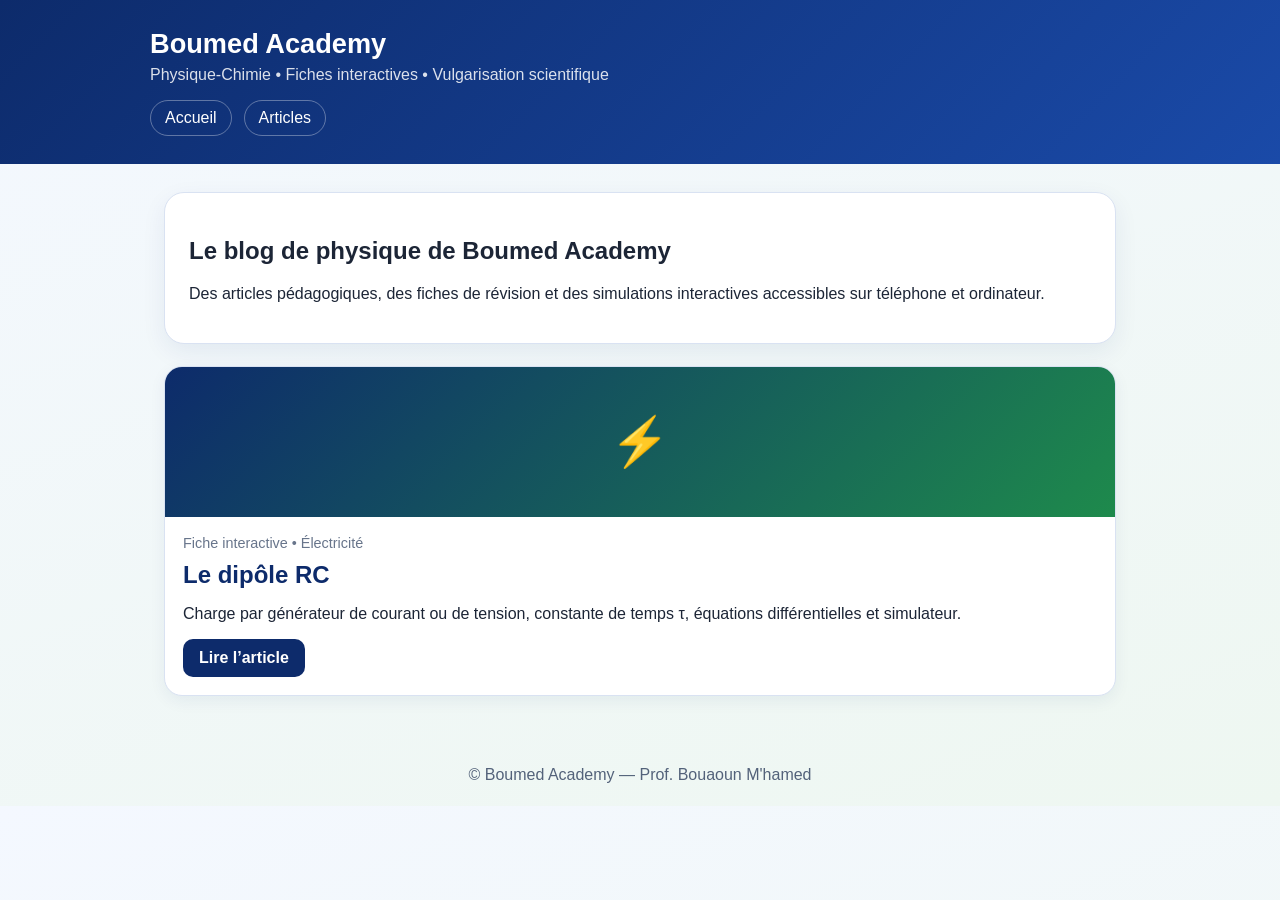
<file: index.html>
<!doctype html>
<html lang="fr">
<head>
<meta charset="utf-8">
<meta name="viewport" content="width=device-width,initial-scale=1">
<title>Boumed Academy — Blog de physique</title>
<meta name="description" content="Cours, fiches interactives et articles de physique-chimie par le professeur Bouaoun M'hamed.">
<link rel="stylesheet" href="assets/style.css">
</head>
<body>
<header class="site-header">
  <div class="wrap">
    <div class="brand">Boumed Academy</div>
    <div class="tagline">Physique-Chimie • Fiches interactives • Vulgarisation scientifique</div>
    <nav class="nav">
      <a href="./">Accueil</a>
      <a href="blog/">Articles</a>
    </nav>
  </div>
</header>
<main class="wrap">
  <section class="hero">
    <h1>Le blog de physique de Boumed Academy</h1>
    <p>Des articles pédagogiques, des fiches de révision et des simulations interactives accessibles sur téléphone et ordinateur.</p>
  </section>
  <section class="grid">
    <article class="card">
      <div class="card-top">⚡</div>
      <div class="card-body">
        <div class="meta">Fiche interactive • Électricité</div>
        <h2>Le dipôle RC</h2>
        <p>Charge par générateur de courant ou de tension, constante de temps τ, équations différentielles et simulateur.</p>
        <a class="btn" href="blog/dipole-rc/">Lire l’article</a>
      </div>
    </article>
  </section>
</main>
<footer>© Boumed Academy — Prof. Bouaoun M'hamed</footer>
</body>
</html>
</file>
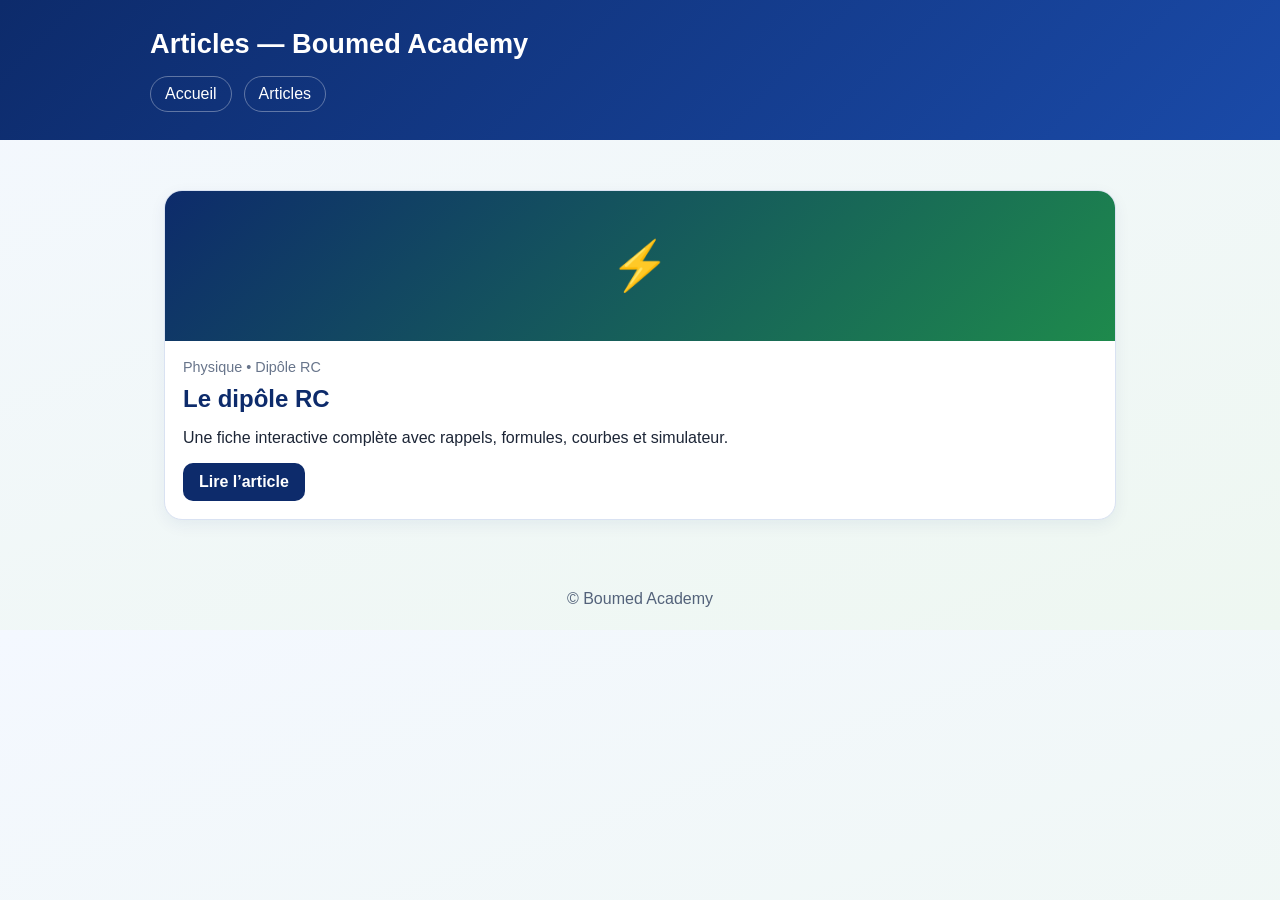
<file: blog/index.html>
<!doctype html>
<html lang="fr">
<head>
<meta charset="utf-8">
<meta name="viewport" content="width=device-width,initial-scale=1">
<title>Articles — Boumed Academy</title>
<link rel="stylesheet" href="../assets/style.css">
</head>
<body>
<header class="site-header"><div class="wrap">
<div class="brand">Articles — Boumed Academy</div>
<nav class="nav"><a href="../">Accueil</a><a href="./">Articles</a></nav>
</div></header>
<main class="wrap">
<section class="grid">
<article class="card">
<div class="card-top">⚡</div>
<div class="card-body">
<div class="meta">Physique • Dipôle RC</div>
<h2>Le dipôle RC</h2>
<p>Une fiche interactive complète avec rappels, formules, courbes et simulateur.</p>
<a class="btn" href="dipole-rc/">Lire l’article</a>
</div>
</article>
</section>
</main>
<footer>© Boumed Academy</footer>
</body>
</html>
</file>
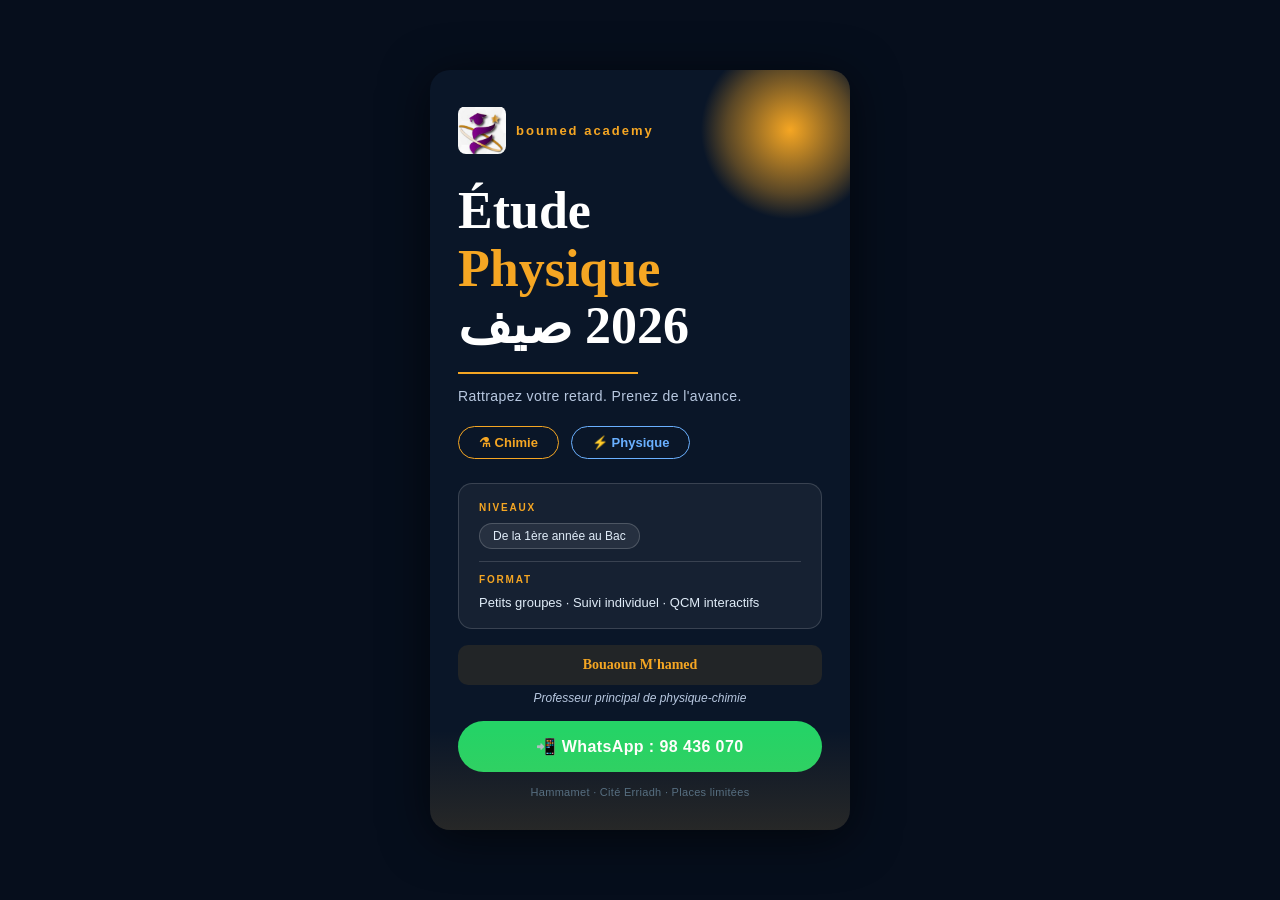
<file: affiche_cours_ete_boumed (1).html>
<!DOCTYPE html>
<html lang="fr">
<head>
<meta charset="UTF-8">
<meta name="viewport" content="width=device-width, initial-scale=1.0">
<title>Cours d'été 2025 — Boumed Academy</title>
<style>
  * { margin: 0; padding: 0; box-sizing: border-box; }
  body {
    background: #060e1c;
    display: flex;
    justify-content: center;
    align-items: center;
    min-height: 100vh;
    font-family: Arial, sans-serif;
    padding: 20px;
  }
  .poster {
    background: #0a1628;
    border-radius: 20px;
    width: 100%;
    max-width: 420px;
    padding: 36px 28px 32px;
    position: relative;
    overflow: hidden;
    box-shadow: 0 8px 48px rgba(0,0,0,0.6);
  }
  .sun {
    position: absolute;
    top: -30px;
    right: -30px;
    width: 180px;
    height: 180px;
    border-radius: 50%;
    background: radial-gradient(circle, #F5A623 0%, #F5A62355 50%, transparent 70%);
    pointer-events: none;
  }
  .wave {
    position: absolute;
    bottom: 0; left: 0; right: 0;
    height: 100px;
    background: linear-gradient(to top, rgba(245,166,35,0.12), transparent);
    pointer-events: none;
  }
  .brand-badge {
    display: inline-block;
    background: rgba(245,166,35,0.18);
    color: #F5A623;
    font-size: 11px;
    font-weight: 700;
    letter-spacing: 2px;
    padding: 6px 18px;
    border-radius: 20px;
    margin-bottom: 28px;
  }
  .headline {
    font-family: Georgia, serif;
    line-height: 1.1;
    margin-bottom: 10px;
  }
  .headline .line1 { font-size: 52px; color: #fff; font-weight: 700; display: block; }
  .headline .line2 { font-size: 52px; color: #F5A623; font-weight: 700; display: block; }
  .headline .line3 { font-size: 52px; color: #fff; font-weight: 700; display: block; }
  .divider {
    width: 180px;
    height: 2px;
    background: #F5A623;
    margin: 18px 0 14px;
  }
  .tagline {
    color: #B8C8E0;
    font-size: 14px;
    letter-spacing: 0.4px;
    margin-bottom: 22px;
  }
  .subjects {
    display: flex;
    gap: 12px;
    margin-bottom: 24px;
  }
  .badge-subject {
    padding: 8px 20px;
    border-radius: 20px;
    font-size: 13px;
    font-weight: 700;
  }
  .badge-chimie {
    border: 1.5px solid #F5A623;
    color: #F5A623;
    background: transparent;
  }
  .badge-physique {
    border: 1.5px solid #6AB0FF;
    color: #6AB0FF;
    background: transparent;
  }
  .info-block {
    background: rgba(255,255,255,0.05);
    border: 0.5px solid rgba(255,255,255,0.15);
    border-radius: 14px;
    padding: 18px 20px;
    margin-bottom: 16px;
  }
  .info-label {
    font-size: 10px;
    font-weight: 700;
    letter-spacing: 1.8px;
    color: #F5A623;
    margin-bottom: 10px;
  }
  .niveaux-grid {
    display: flex;
    flex-wrap: wrap;
    gap: 8px;
    margin-bottom: 4px;
  }
  .niveau-pill {
    background: rgba(255,255,255,0.07);
    border: 0.5px solid rgba(255,255,255,0.18);
    color: #E0ECF8;
    font-size: 12px;
    padding: 5px 13px;
    border-radius: 14px;
  }
  .info-divider {
    height: 0.5px;
    background: rgba(255,255,255,0.15);
    margin: 12px 0;
  }
  .format-row {
    font-size: 13px;
    color: #E0ECF8;
  }
  .prof-block {
    background: rgba(245,166,35,0.1);
    border-radius: 10px;
    padding: 12px 18px;
    margin-bottom: 6px;
    text-align: center;
    color: #F5A623;
    font-family: Georgia, serif;
    font-size: 14px;
    font-weight: 700;
  }
  .prof-sub {
    text-align: center;
    color: #B8C8E0;
    font-size: 12px;
    margin-bottom: 16px;
    font-style: italic;
  }
  .whatsapp-btn {
    display: block;
    background: #25D366;
    color: #fff;
    text-align: center;
    text-decoration: none;
    padding: 16px;
    border-radius: 30px;
    font-size: 16px;
    font-weight: 700;
    letter-spacing: 0.4px;
    margin-bottom: 14px;
  }
  .bottom-note {
    text-align: center;
    color: #4A6A88;
    font-size: 11px;
    letter-spacing: 0.3px;
  }
</style>
</head>
<body>
<div class="poster">
  <div class="sun"></div>
  <div class="wave"></div>

  <div style="display:flex; align-items:center; gap:10px; margin-bottom:28px;">
    <img src="[data-uri]" alt="Boumed Academy logo" style="width:48px; height:48px; object-fit:contain; border-radius:8px; background:transparent;"/>
    <span style="color:#F5A623; font-size:13px; font-weight:700; letter-spacing:2px;">boumed academy</span>
  </div>

  <div class="headline">
    <span class="line1">Étude</span>
    <span class="line2">Physique</span>
    <span class="line3"><span style="direction:rtl; display:inline-block;">صيف</span> 2026</span>
  </div>

  <div class="divider"></div>
  <p class="tagline">Rattrapez votre retard. Prenez de l'avance.</p>

  <div class="subjects">
    <span class="badge-subject badge-chimie">⚗ Chimie</span>
    <span class="badge-subject badge-physique">⚡ Physique</span>
  </div>

  <div class="info-block">
    <div class="info-label">NIVEAUX</div>
    <div class="niveaux-grid">
      <span class="niveau-pill">De la 1ère année au Bac</span>
    </div>
    <div class="info-divider"></div>
    <div class="info-label">FORMAT</div>
    <div class="format-row">Petits groupes · Suivi individuel · QCM interactifs</div>
  </div>

  <div class="prof-block">Bouaoun M'hamed</div>
  <p class="prof-sub">Professeur principal de physique-chimie</p>

  <a class="whatsapp-btn" href="https://wa.me/21698436070">
    📲 WhatsApp : 98 436 070
  </a>

  <p class="bottom-note">Hammamet · Cité Erriadh · Places limitées</p>
</div>
</body>
</html>
</file>
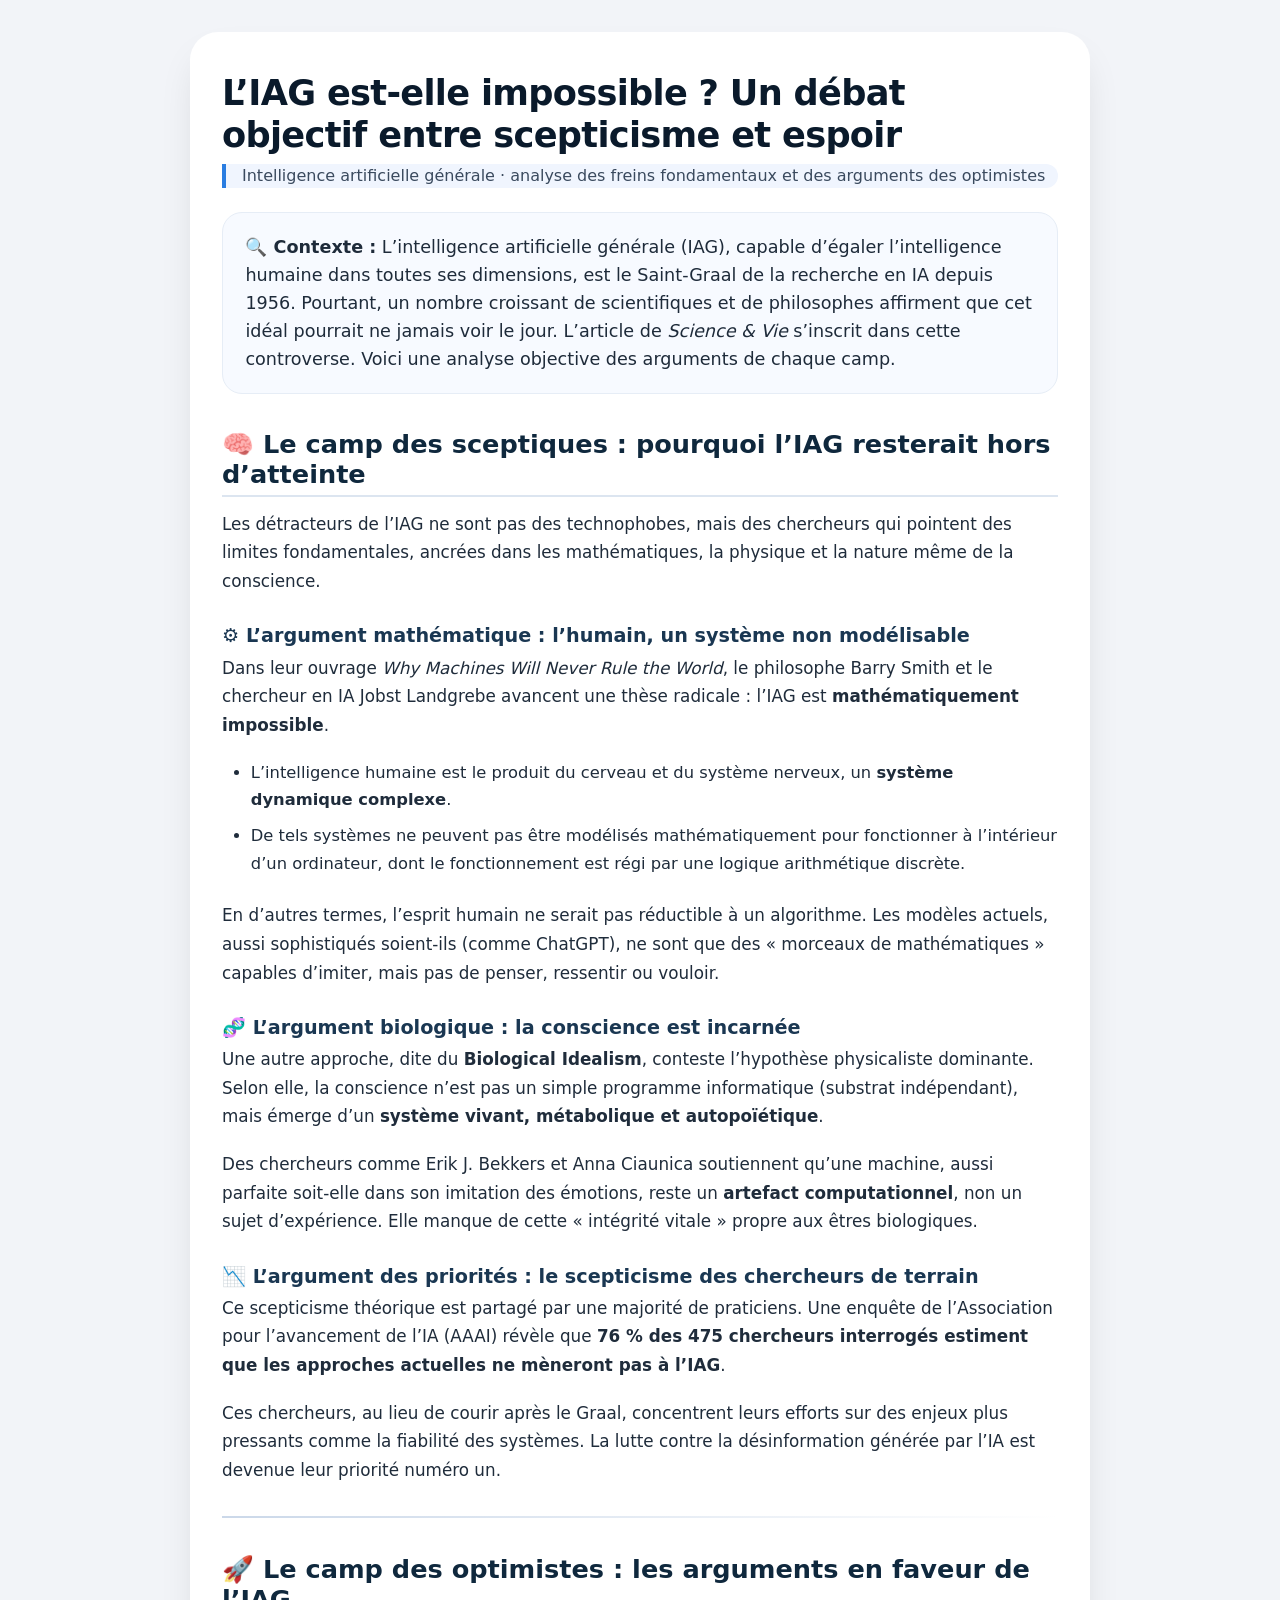
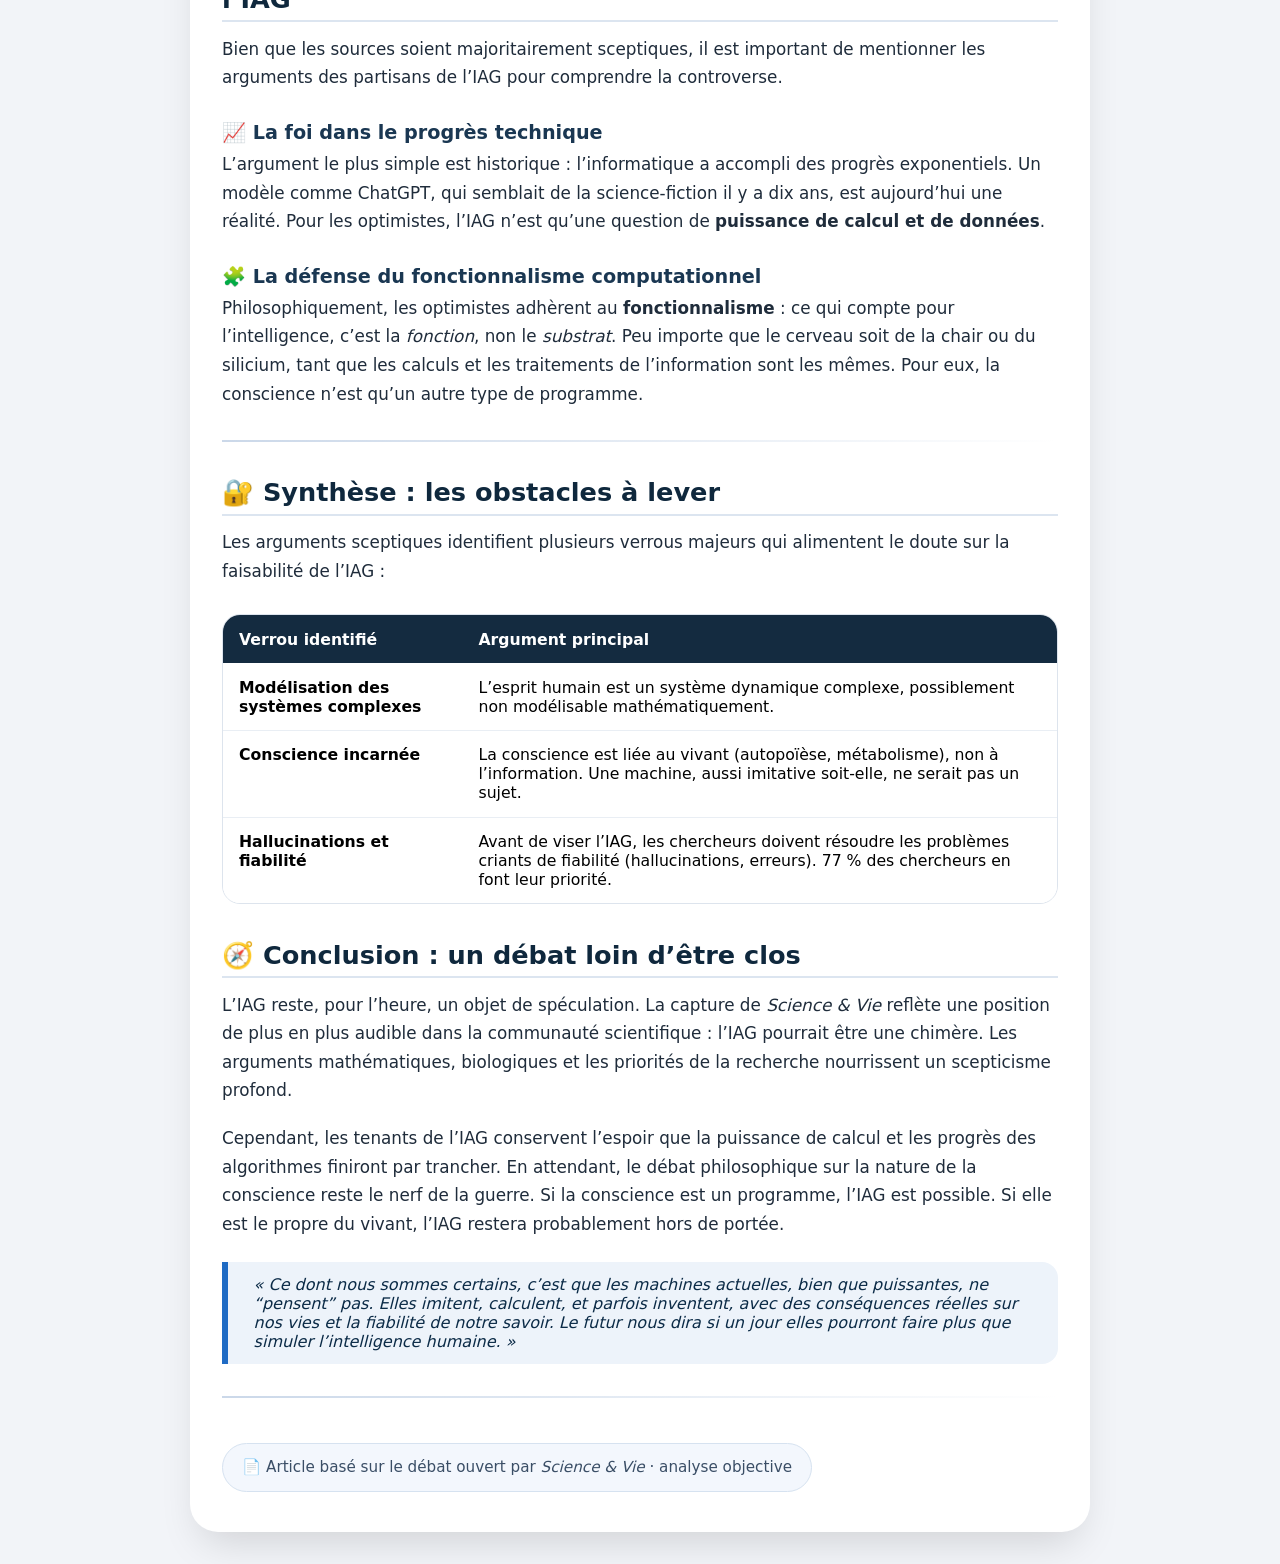
<file: lumiere.HTML>
<!DOCTYPE html>
<html lang="fr">
<head>
  <meta charset="UTF-8">
  <meta name="viewport" content="width=device-width, initial-scale=1.0">
  <title>IAG : débat entre sceptiques et optimistes</title>
  <style>
    * {
      margin: 0;
      padding: 0;
      box-sizing: border-box;
    }

    body {
      background: #f2f4f8;
      font-family: 'Segoe UI', Roboto, system-ui, -apple-system, sans-serif;
      padding: 2rem 1rem;
      display: flex;
      justify-content: center;
    }

    .article-container {
      max-width: 900px;
      background: white;
      border-radius: 28px;
      box-shadow: 0 20px 40px -12px rgba(0, 0, 0, 0.15);
      padding: 2.5rem 2rem;
      transition: 0.2s;
    }

    /* typographie */
    h1 {
      font-size: 2.2rem;
      font-weight: 700;
      letter-spacing: -0.02em;
      line-height: 1.2;
      color: #0a1a2b;
      margin-bottom: 0.25rem;
    }

    .sous-titre {
      font-size: 1rem;
      color: #3a4a5e;
      border-left: 4px solid #2a7de1;
      padding-left: 1rem;
      margin: 0.5rem 0 1.5rem 0;
      background: #f0f5fe;
      border-radius: 0 12px 12px 0;
      line-height: 1.5;
      font-weight: 400;
    }

    .chapo {
      font-size: 1.1rem;
      line-height: 1.6;
      color: #1e2b3a;
      background: #f7faff;
      padding: 1.2rem 1.4rem;
      border-radius: 20px;
      margin-bottom: 2rem;
      border: 1px solid #e6edf6;
      font-weight: 450;
    }

    h2 {
      font-size: 1.6rem;
      font-weight: 600;
      margin-top: 2.2rem;
      margin-bottom: 0.8rem;
      color: #0f283d;
      border-bottom: 2px solid #dce5f0;
      padding-bottom: 0.4rem;
    }

    h3 {
      font-size: 1.2rem;
      font-weight: 600;
      margin: 1.8rem 0 0.4rem 0;
      color: #1a3752;
    }

    p {
      font-size: 1.05rem;
      line-height: 1.7;
      color: #1f2c3b;
      margin-bottom: 1.2rem;
    }

    ul, ol {
      margin: 0.8rem 0 1.5rem 1.8rem;
      font-size: 1.02rem;
      line-height: 1.7;
      color: #1f2c3b;
    }

    li {
      margin-bottom: 0.5rem;
    }

    blockquote {
      background: #edf3fa;
      border-left: 6px solid #1f6bc4;
      padding: 0.8rem 1.6rem;
      margin: 1.5rem 0;
      border-radius: 0 16px 16px 0;
      font-style: italic;
      color: #0b2b47;
    }

    .table-wrap {
      overflow-x: auto;
      margin: 1.8rem 0 2rem 0;
      border-radius: 18px;
      border: 1px solid #dde4ed;
    }

    table {
      width: 100%;
      border-collapse: collapse;
      background: white;
      font-size: 0.98rem;
    }

    th {
      background: #142b40;
      color: white;
      font-weight: 600;
      padding: 0.9rem 1rem;
      text-align: left;
    }

    td {
      padding: 0.9rem 1rem;
      border-bottom: 1px solid #e9eef4;
      vertical-align: top;
    }

    tr:last-child td {
      border-bottom: none;
    }

    .badge {
      background: #eef3fa;
      padding: 0.2rem 0.6rem;
      border-radius: 30px;
      font-size: 0.75rem;
      font-weight: 600;
      color: #1f4f7a;
      letter-spacing: 0.3px;
    }

    hr {
      margin: 2rem 0 1rem 0;
      border: 0;
      height: 2px;
      background: linear-gradient(to right, #cbd8e9, transparent);
    }

    .footer-note {
      margin-top: 1.8rem;
      font-size: 0.95rem;
      color: #3a4e66;
      background: #f3f7fd;
      padding: 0.9rem 1.2rem;
      border-radius: 30px;
      display: inline-block;
      border: 1px solid #d6e2f0;
    }

    @media (max-width: 600px) {
      body { padding: 1rem 0.5rem; }
      .article-container { padding: 1.5rem 1rem; }
      h1 { font-size: 1.8rem; }
      .chapo { font-size: 1rem; padding: 1rem; }
      p { font-size: 1rem; }
    }
  </style>
</head>
<body>
  <div class="article-container">
    <h1>L’IAG est-elle impossible ? Un débat objectif entre scepticisme et espoir</h1>
    <div class="sous-titre">
      Intelligence artificielle générale · analyse des freins fondamentaux et des arguments des optimistes
    </div>

    <div class="chapo">
      <strong>🔍 Contexte :</strong> L’intelligence artificielle générale (IAG), capable d’égaler l’intelligence humaine dans toutes ses dimensions, est le Saint-Graal de la recherche en IA depuis 1956. Pourtant, un nombre croissant de scientifiques et de philosophes affirment que cet idéal pourrait ne jamais voir le jour. L’article de <em>Science & Vie</em> s’inscrit dans cette controverse. Voici une analyse objective des arguments de chaque camp.
    </div>

    <!-- SECTION 1 : SCEPTIQUES -->
    <h2>🧠 Le camp des sceptiques : pourquoi l’IAG resterait hors d’atteinte</h2>
    <p>Les détracteurs de l’IAG ne sont pas des technophobes, mais des chercheurs qui pointent des limites fondamentales, ancrées dans les mathématiques, la physique et la nature même de la conscience.</p>

    <h3>⚙️ L’argument mathématique : l’humain, un système non modélisable</h3>
    <p>Dans leur ouvrage <em>Why Machines Will Never Rule the World</em>, le philosophe Barry Smith et le chercheur en IA Jobst Landgrebe avancent une thèse radicale : l’IAG est <strong>mathématiquement impossible</strong>.</p>
    <ul>
      <li>L’intelligence humaine est le produit du cerveau et du système nerveux, un <strong>système dynamique complexe</strong>.</li>
      <li>De tels systèmes ne peuvent pas être modélisés mathématiquement pour fonctionner à l’intérieur d’un ordinateur, dont le fonctionnement est régi par une logique arithmétique discrète.</li>
    </ul>
    <p>En d’autres termes, l’esprit humain ne serait pas réductible à un algorithme. Les modèles actuels, aussi sophistiqués soient-ils (comme ChatGPT), ne sont que des « morceaux de mathématiques » capables d’imiter, mais pas de penser, ressentir ou vouloir.</p>

    <h3>🧬 L’argument biologique : la conscience est incarnée</h3>
    <p>Une autre approche, dite du <strong>Biological Idealism</strong>, conteste l’hypothèse physicaliste dominante. Selon elle, la conscience n’est pas un simple programme informatique (substrat indépendant), mais émerge d’un <strong>système vivant, métabolique et autopoïétique</strong>.</p>
    <p>Des chercheurs comme Erik J. Bekkers et Anna Ciaunica soutiennent qu’une machine, aussi parfaite soit-elle dans son imitation des émotions, reste un <strong>artefact computationnel</strong>, non un sujet d’expérience. Elle manque de cette « intégrité vitale » propre aux êtres biologiques.</p>

    <h3>📉 L’argument des priorités : le scepticisme des chercheurs de terrain</h3>
    <p>Ce scepticisme théorique est partagé par une majorité de praticiens. Une enquête de l’Association pour l’avancement de l’IA (AAAI) révèle que <strong>76 % des 475 chercheurs interrogés estiment que les approches actuelles ne mèneront pas à l’IAG</strong>.</p>
    <p>Ces chercheurs, au lieu de courir après le Graal, concentrent leurs efforts sur des enjeux plus pressants comme la fiabilité des systèmes. La lutte contre la désinformation générée par l’IA est devenue leur priorité numéro un.</p>

    <hr>

    <!-- SECTION 2 : OPTIMISTES -->
    <h2>🚀 Le camp des optimistes : les arguments en faveur de l’IAG</h2>
    <p>Bien que les sources soient majoritairement sceptiques, il est important de mentionner les arguments des partisans de l’IAG pour comprendre la controverse.</p>

    <h3>📈 La foi dans le progrès technique</h3>
    <p>L’argument le plus simple est historique : l’informatique a accompli des progrès exponentiels. Un modèle comme ChatGPT, qui semblait de la science-fiction il y a dix ans, est aujourd’hui une réalité. Pour les optimistes, l’IAG n’est qu’une question de <strong>puissance de calcul et de données</strong>.</p>

    <h3>🧩 La défense du fonctionnalisme computationnel</h3>
    <p>Philosophiquement, les optimistes adhèrent au <strong>fonctionnalisme</strong> : ce qui compte pour l’intelligence, c’est la <em>fonction</em>, non le <em>substrat</em>. Peu importe que le cerveau soit de la chair ou du silicium, tant que les calculs et les traitements de l’information sont les mêmes. Pour eux, la conscience n’est qu’un autre type de programme.</p>

    <hr>

    <!-- SYNTHESE TABLEAU -->
    <h2>🔐 Synthèse : les obstacles à lever</h2>
    <p>Les arguments sceptiques identifient plusieurs verrous majeurs qui alimentent le doute sur la faisabilité de l’IAG :</p>

    <div class="table-wrap">
      <table>
        <thead>
          <tr><th>Verrou identifié</th><th>Argument principal</th></tr>
        </thead>
        <tbody>
          <tr>
            <td><strong>Modélisation des systèmes complexes</strong></td>
            <td>L’esprit humain est un système dynamique complexe, possiblement non modélisable mathématiquement.</td>
          </tr>
          <tr>
            <td><strong>Conscience incarnée</strong></td>
            <td>La conscience est liée au vivant (autopoïèse, métabolisme), non à l’information. Une machine, aussi imitative soit-elle, ne serait pas un sujet.</td>
          </tr>
          <tr>
            <td><strong>Hallucinations et fiabilité</strong></td>
            <td>Avant de viser l’IAG, les chercheurs doivent résoudre les problèmes criants de fiabilité (hallucinations, erreurs). 77 % des chercheurs en font leur priorité.</td>
          </tr>
        </tbody>
      </table>
    </div>

    <!-- CONCLUSION -->
    <h2>🧭 Conclusion : un débat loin d’être clos</h2>
    <p>L’IAG reste, pour l’heure, un objet de spéculation. La capture de <em>Science & Vie</em> reflète une position de plus en plus audible dans la communauté scientifique : l’IAG pourrait être une chimère. Les arguments mathématiques, biologiques et les priorités de la recherche nourrissent un scepticisme profond.</p>
    <p>Cependant, les tenants de l’IAG conservent l’espoir que la puissance de calcul et les progrès des algorithmes finiront par trancher. En attendant, le débat philosophique sur la nature de la conscience reste le nerf de la guerre. Si la conscience est un programme, l’IAG est possible. Si elle est le propre du vivant, l’IAG restera probablement hors de portée.</p>
    <blockquote>
      « Ce dont nous sommes certains, c’est que les machines actuelles, bien que puissantes, ne “pensent” pas. Elles imitent, calculent, et parfois inventent, avec des conséquences réelles sur nos vies et la fiabilité de notre savoir. Le futur nous dira si un jour elles pourront faire plus que simuler l’intelligence humaine. »
    </blockquote>

    <hr>
    <div class="footer-note">
      📄 Article basé sur le débat ouvert par <em>Science & Vie</em> · analyse objective
    </div>
  </div>
</body>
</html>
</file>
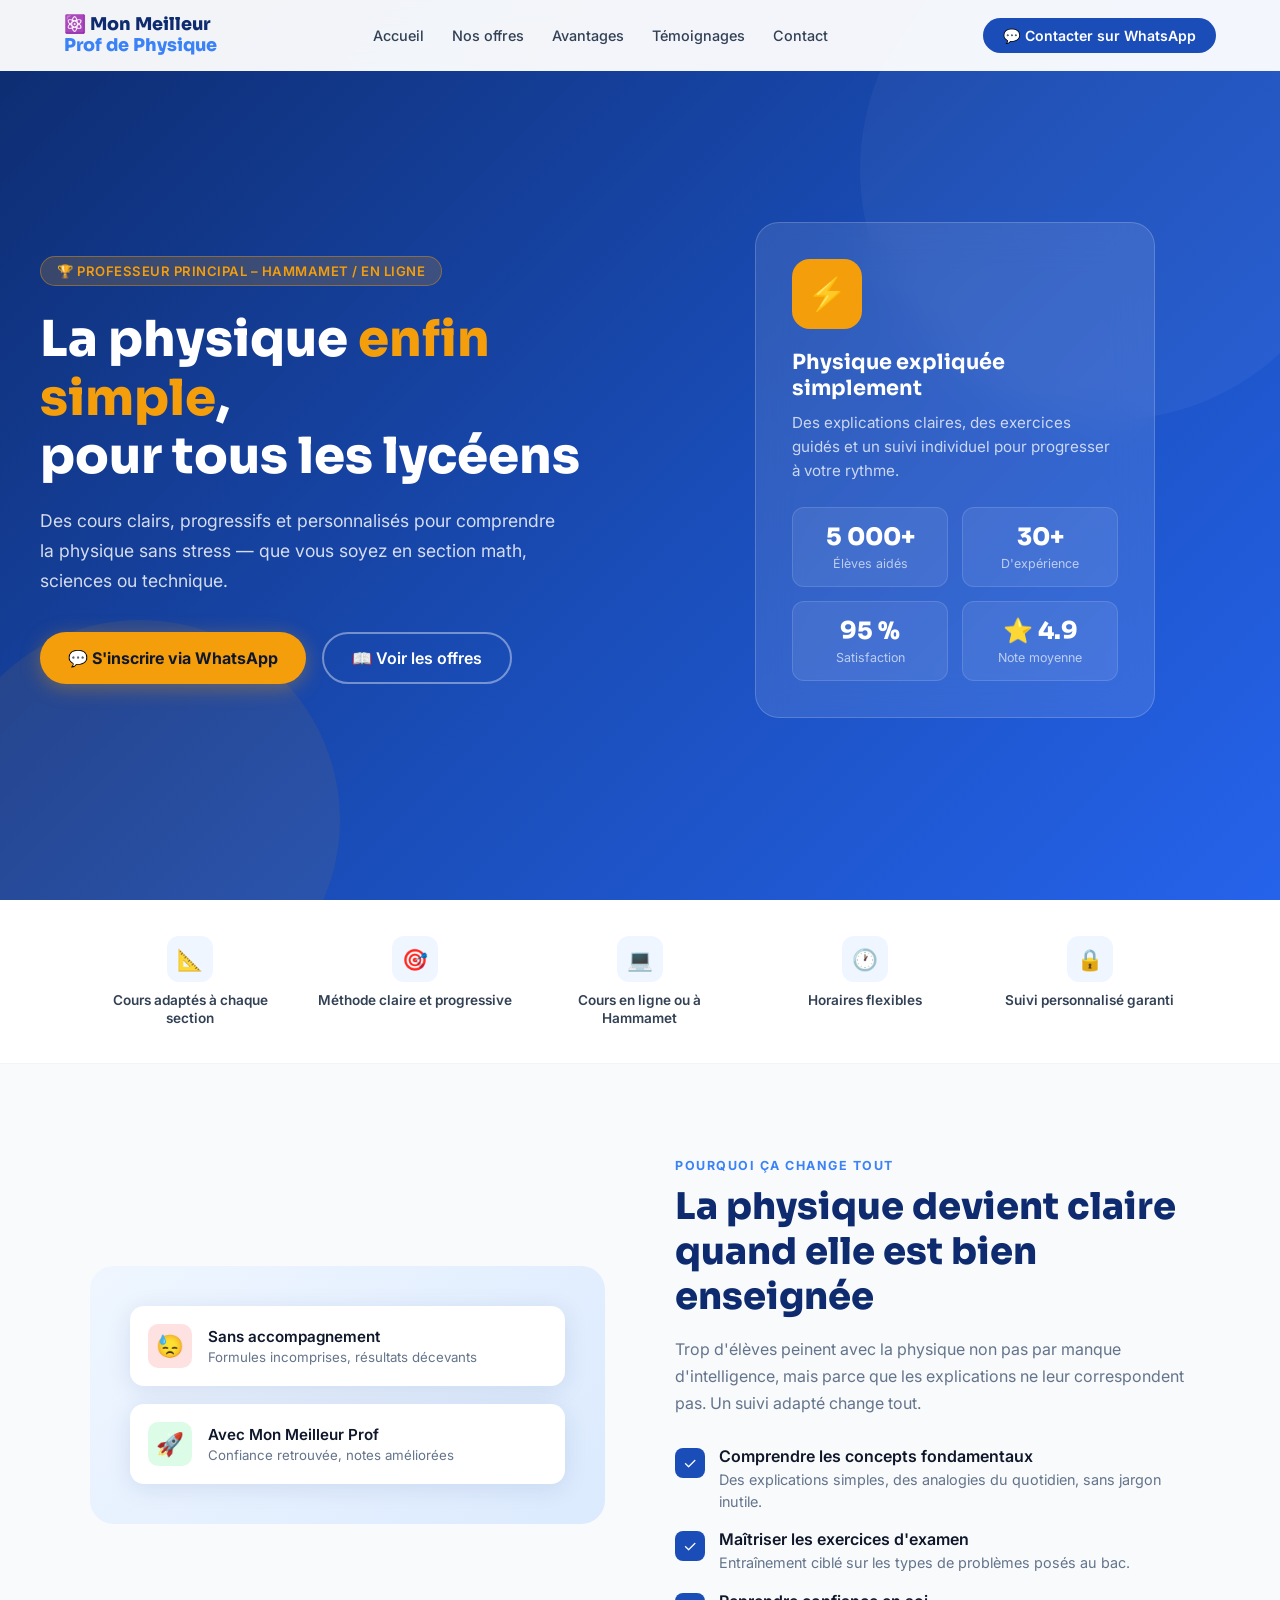
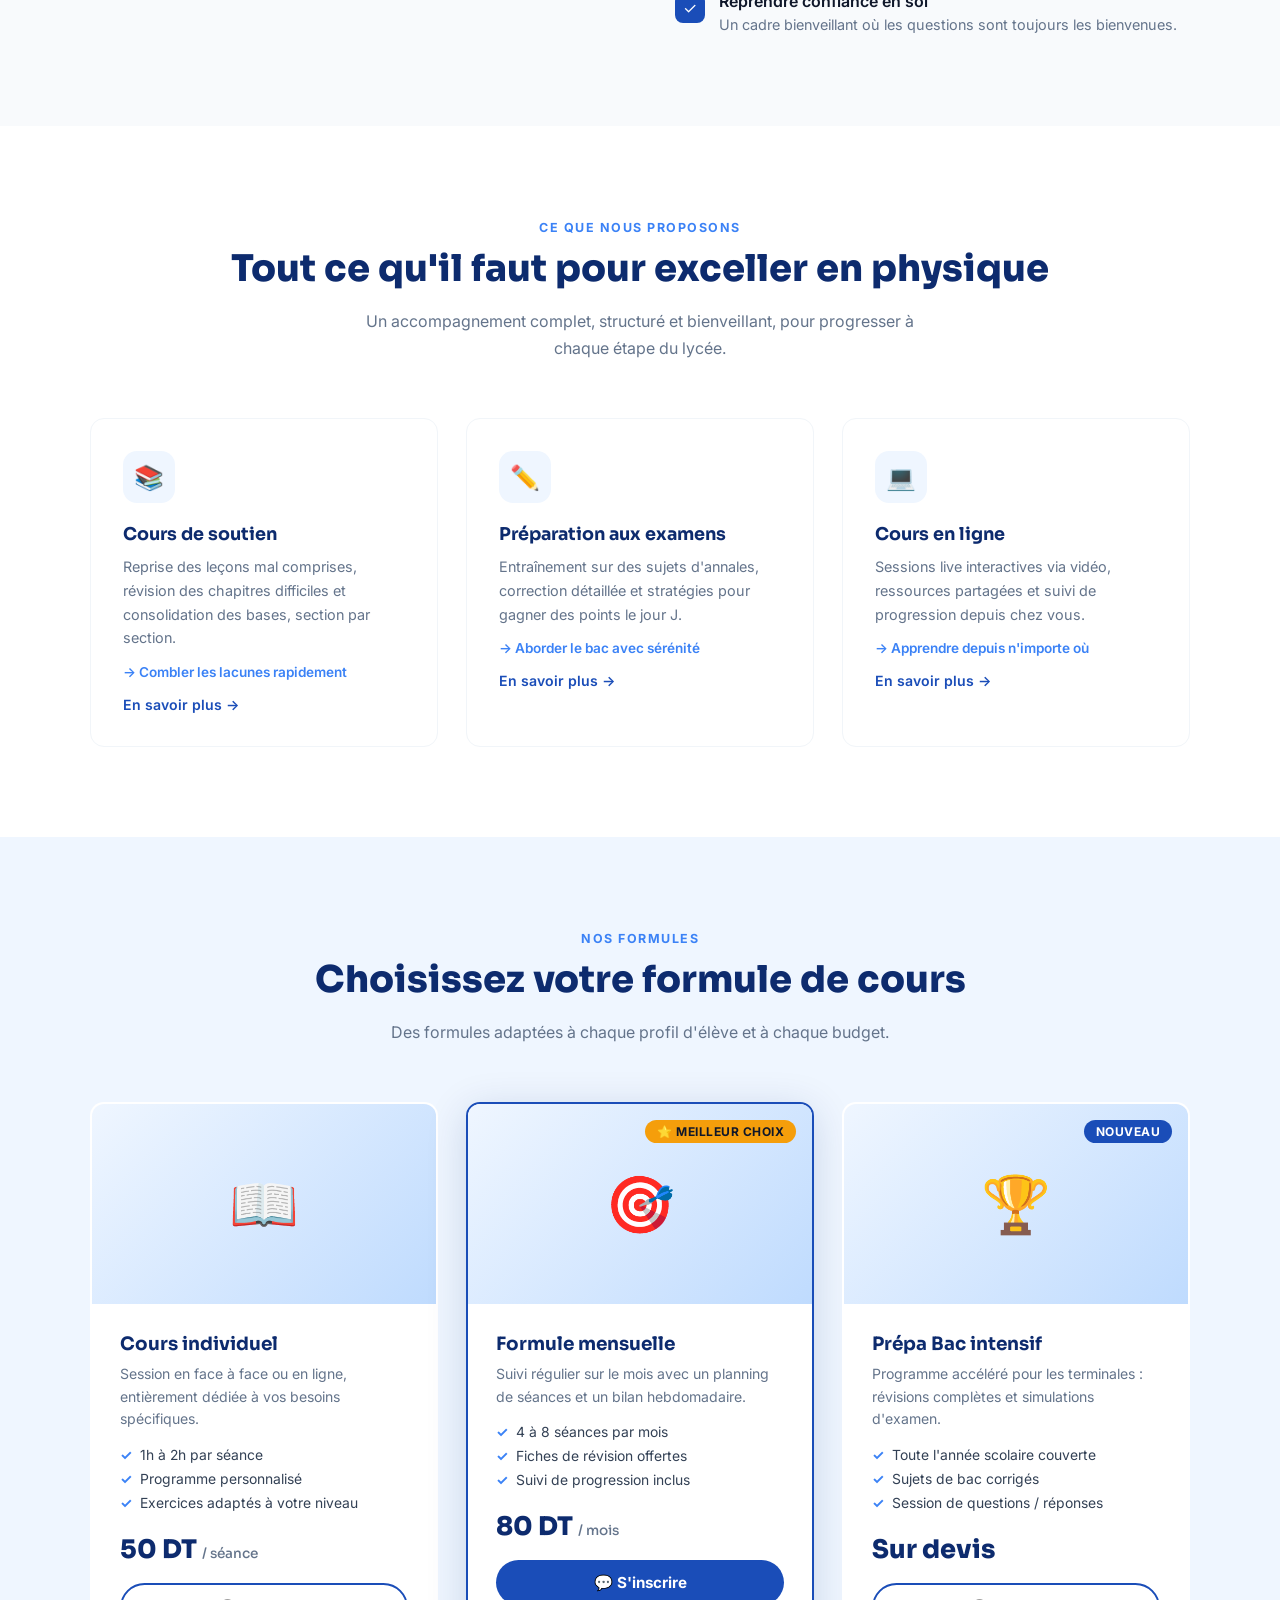
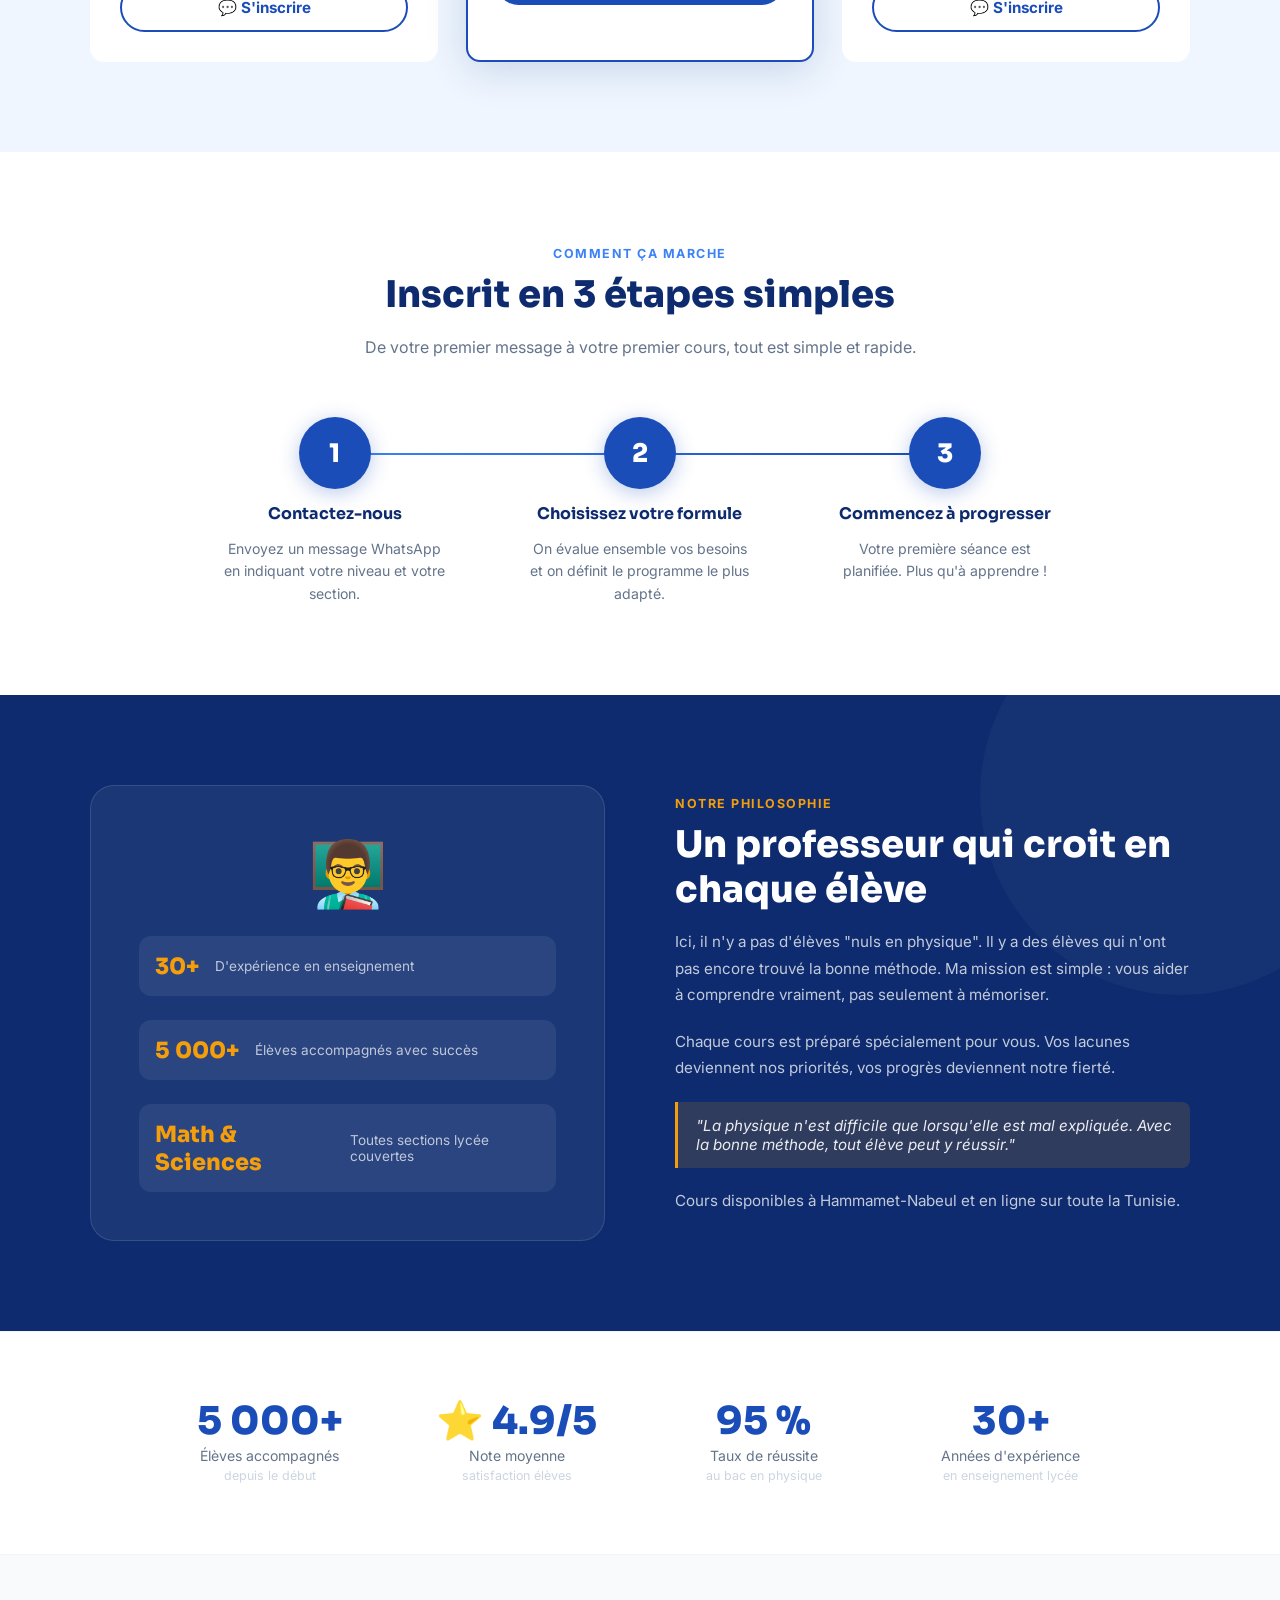
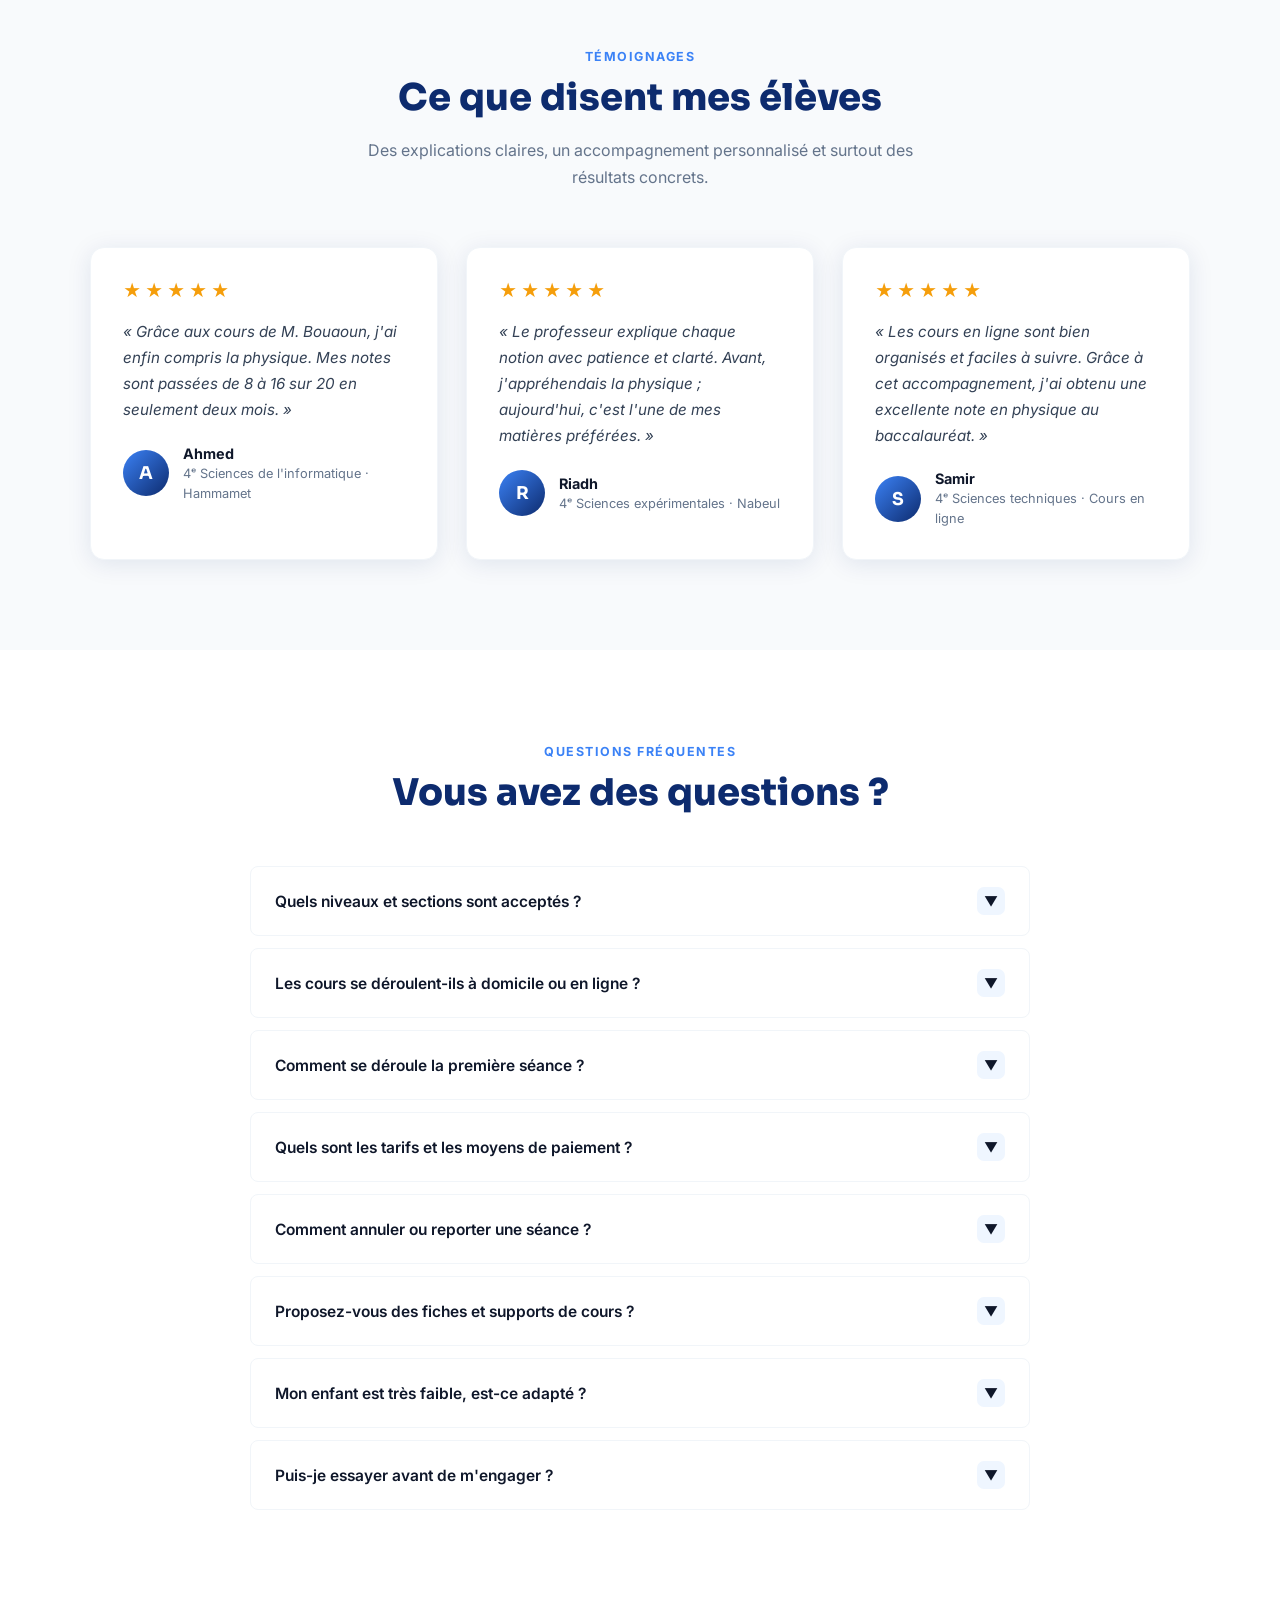
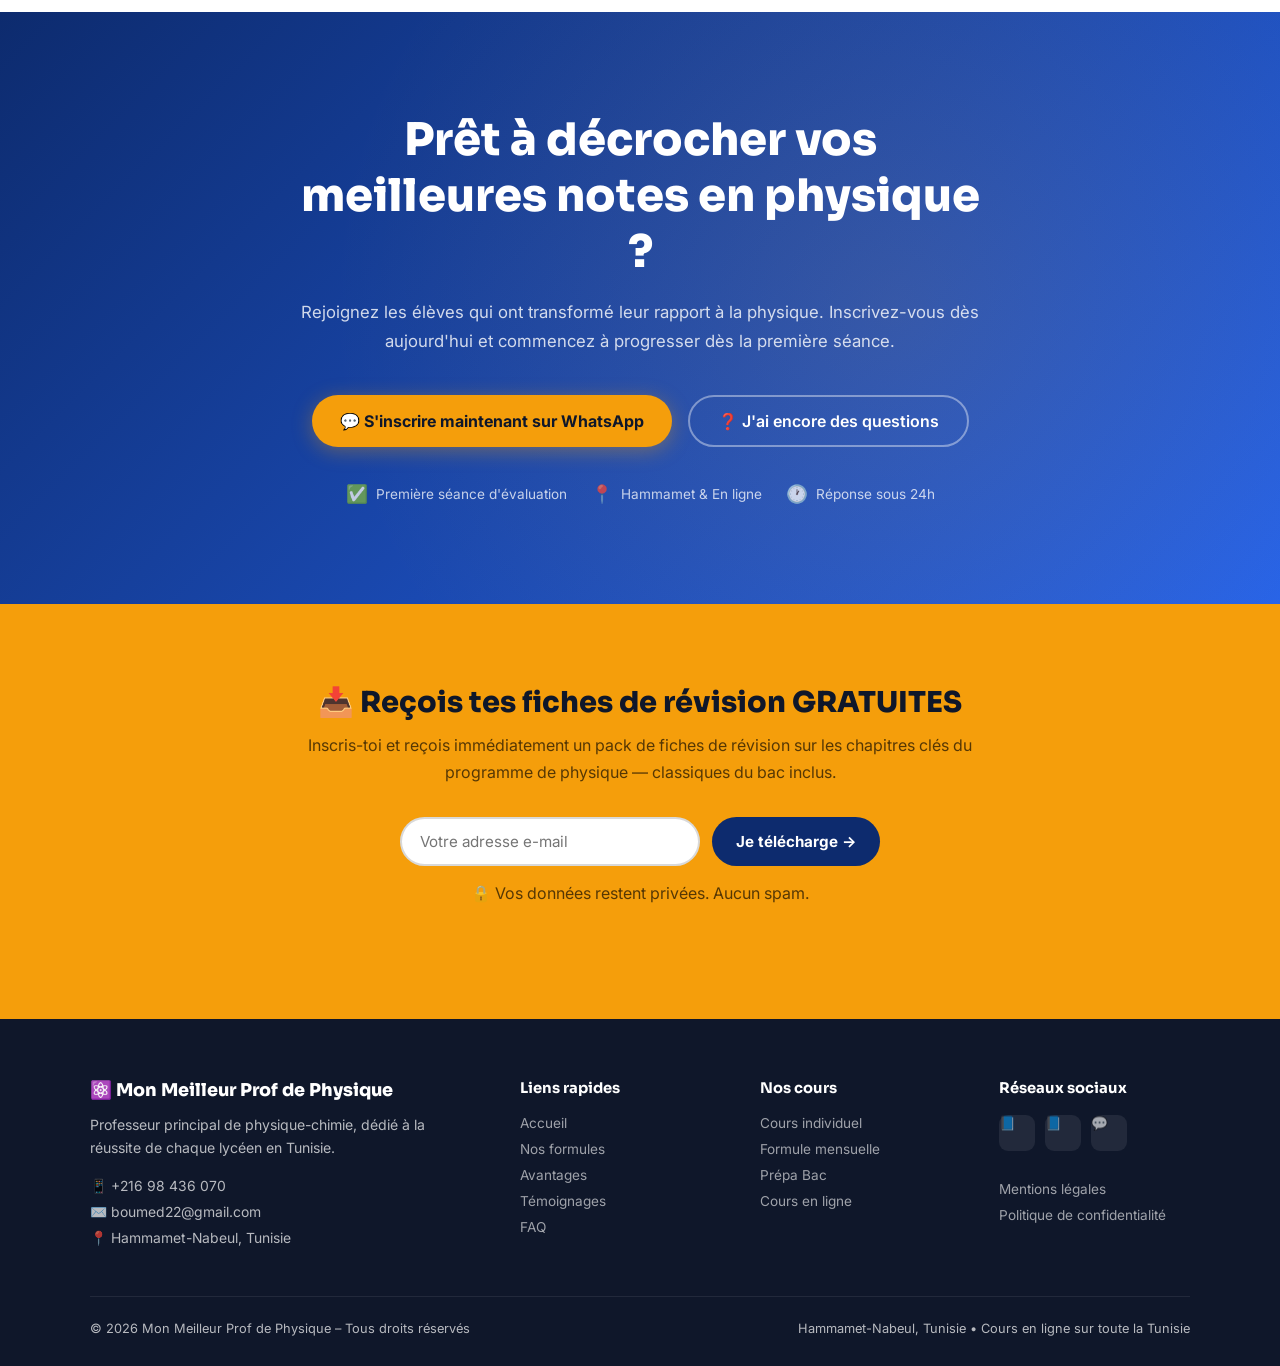
<file: prof-physique-landing (1).html>
<!DOCTYPE html>
<html lang="fr">
<head>
<meta charset="UTF-8"/>
<meta name="viewport" content="width=device-width, initial-scale=1.0"/>
<title>Mon Meilleur Prof de Physique – Cours Physique Lycée Hammamet</title>
<link href="https://fonts.googleapis.com/css2?family=Sora:wght@300;400;500;600;700;800&family=Inter:wght@300;400;500;600&display=swap" rel="stylesheet"/>
<style>
  :root {
    --blue-deep: #0D2B6E;
    --blue-mid: #1A4DB8;
    --blue-light: #3B82F6;
    --blue-pale: #EFF6FF;
    --accent: #F59E0B;
    --white: #FFFFFF;
    --gray-50: #F8FAFC;
    --gray-100: #F1F5F9;
    --gray-300: #CBD5E1;
    --gray-500: #64748B;
    --gray-700: #334155;
    --gray-900: #0F172A;
    --radius: 14px;
    --radius-sm: 8px;
    --shadow: 0 4px 24px rgba(13,43,110,0.10);
    --shadow-lg: 0 8px 40px rgba(13,43,110,0.16);
  }
  *,*::before,*::after{box-sizing:border-box;margin:0;padding:0}
  html{scroll-behavior:smooth}
  body{font-family:'Inter',sans-serif;color:var(--gray-900);background:var(--white);overflow-x:hidden}
  h1,h2,h3,h4{font-family:'Sora',sans-serif}
  img{max-width:100%;display:block}
  a{text-decoration:none;color:inherit}

  /* NAV */
  nav{position:fixed;top:0;left:0;right:0;z-index:1000;background:rgba(255,255,255,0.95);backdrop-filter:blur(12px);border-bottom:1px solid var(--gray-100);transition:box-shadow .3s}
  .nav-inner{max-width:1200px;margin:auto;display:flex;align-items:center;justify-content:space-between;padding:14px 24px}
  .nav-logo{font-family:'Sora',sans-serif;font-weight:800;font-size:1.1rem;color:var(--blue-deep);line-height:1.2}
  .nav-logo span{color:var(--blue-light)}
  .nav-links{display:flex;align-items:center;gap:28px}
  .nav-links a{font-size:.9rem;font-weight:500;color:var(--gray-700);transition:color .2s}
  .nav-links a:hover{color:var(--blue-mid)}
  .btn-wa-nav{background:var(--blue-mid);color:#fff;padding:9px 20px;border-radius:50px;font-size:.88rem;font-weight:600;display:flex;align-items:center;gap:7px;transition:background .2s,transform .15s}
  .btn-wa-nav:hover{background:var(--blue-deep);transform:translateY(-1px)}
  .hamburger{display:none;flex-direction:column;gap:5px;cursor:pointer;padding:4px}
  .hamburger span{width:24px;height:2px;background:var(--blue-deep);border-radius:4px;transition:all .3s}
  .mobile-menu{display:none;position:fixed;top:65px;left:0;right:0;background:#fff;padding:20px 24px;border-bottom:1px solid var(--gray-100);z-index:999;flex-direction:column;gap:16px;box-shadow:0 8px 32px rgba(0,0,0,.08)}
  .mobile-menu.open{display:flex}
  .mobile-menu a{font-size:1rem;font-weight:500;color:var(--gray-700);padding:8px 0;border-bottom:1px solid var(--gray-100)}

  /* HERO */
  .hero{min-height:100vh;background:linear-gradient(135deg,var(--blue-deep) 0%,#1A4DB8 55%,#2563EB 100%);display:flex;align-items:center;padding:100px 24px 60px;position:relative;overflow:hidden}
  .hero::before{content:'';position:absolute;top:-80px;right:-80px;width:500px;height:500px;background:rgba(255,255,255,0.04);border-radius:50%;pointer-events:none}
  .hero::after{content:'';position:absolute;bottom:-120px;left:-60px;width:400px;height:400px;background:rgba(245,158,11,0.07);border-radius:50%;pointer-events:none}
  .hero-inner{max-width:1200px;margin:auto;display:grid;grid-template-columns:1fr 1fr;gap:60px;align-items:center}
  .hero-text{position:relative;z-index:1}
  .badge{display:inline-flex;align-items:center;gap:8px;background:rgba(245,158,11,0.18);border:1px solid rgba(245,158,11,0.4);color:var(--accent);padding:6px 16px;border-radius:50px;font-size:.82rem;font-weight:600;letter-spacing:.5px;margin-bottom:24px;text-transform:uppercase}
  .hero h1{font-size:clamp(2rem,4vw,3.1rem);font-weight:800;color:#fff;line-height:1.18;margin-bottom:20px}
  .hero h1 span{color:var(--accent)}
  .hero-sub{font-size:1.1rem;color:rgba(255,255,255,.82);line-height:1.7;margin-bottom:36px;max-width:520px}
  .hero-ctas{display:flex;gap:16px;flex-wrap:wrap}
  .btn-primary{background:var(--accent);color:var(--gray-900);padding:14px 28px;border-radius:50px;font-weight:700;font-size:1rem;display:inline-flex;align-items:center;gap:9px;transition:all .2s;box-shadow:0 4px 20px rgba(245,158,11,.35)}
  .btn-primary:hover{background:#E08B00;transform:translateY(-2px);box-shadow:0 8px 28px rgba(245,158,11,.45)}
  .btn-outline{background:transparent;color:#fff;border:2px solid rgba(255,255,255,.4);padding:14px 28px;border-radius:50px;font-weight:600;font-size:1rem;display:inline-flex;align-items:center;gap:9px;transition:all .2s}
  .btn-outline:hover{background:rgba(255,255,255,.1);border-color:#fff}
  .hero-visual{position:relative;z-index:1;display:flex;justify-content:center;align-items:center}
  .hero-card{background:rgba(255,255,255,.10);backdrop-filter:blur(20px);border:1px solid rgba(255,255,255,.18);border-radius:24px;padding:36px;width:100%;max-width:400px;animation:float 4s ease-in-out infinite}
  @keyframes float{0%,100%{transform:translateY(0)}50%{transform:translateY(-10px)}}
  .hero-card-icon{width:70px;height:70px;background:var(--accent);border-radius:18px;display:flex;align-items:center;justify-content:center;margin-bottom:20px;font-size:2rem}
  .hero-card h3{color:#fff;font-size:1.3rem;font-weight:700;margin-bottom:10px}
  .hero-card p{color:rgba(255,255,255,.75);font-size:.95rem;line-height:1.6}
  .hero-stats{display:grid;grid-template-columns:1fr 1fr;gap:14px;margin-top:24px}
  .stat-box{background:rgba(255,255,255,.08);border:1px solid rgba(255,255,255,.12);border-radius:12px;padding:14px 16px;text-align:center}
  .stat-box strong{display:block;font-size:1.5rem;font-weight:800;color:#fff;font-family:'Sora',sans-serif}
  .stat-box small{font-size:.78rem;color:rgba(255,255,255,.65)}

  /* TRUST BAND */
  .trust{background:var(--white);padding:36px 24px;border-bottom:1px solid var(--gray-100)}
  .trust-inner{max-width:1100px;margin:auto;display:grid;grid-template-columns:repeat(5,1fr);gap:24px}
  .trust-item{display:flex;flex-direction:column;align-items:center;text-align:center;gap:10px}
  .trust-item .icon{width:46px;height:46px;background:var(--blue-pale);border-radius:12px;display:flex;align-items:center;justify-content:center;font-size:1.3rem}
  .trust-item p{font-size:.85rem;font-weight:600;color:var(--gray-700);line-height:1.3}

  /* SECTION LABELS */
  .section-label{display:inline-block;font-size:.78rem;font-weight:700;letter-spacing:1.5px;text-transform:uppercase;color:var(--blue-light);margin-bottom:12px}
  .section-title{font-size:clamp(1.6rem,3vw,2.3rem);font-weight:800;color:var(--blue-deep);line-height:1.22;margin-bottom:16px}
  .section-sub{font-size:1rem;color:var(--gray-500);line-height:1.7;max-width:600px}

  /* PROBLEM / SOLUTION */
  .problem{padding:90px 24px;background:var(--gray-50)}
  .problem-inner{max-width:1100px;margin:auto;display:grid;grid-template-columns:1fr 1fr;gap:70px;align-items:center}
  .problem-visual{background:linear-gradient(135deg,#EFF6FF,#DBEAFE);border-radius:24px;padding:40px;display:flex;flex-direction:column;gap:18px}
  .problem-icon-row{display:flex;align-items:center;gap:16px;background:#fff;border-radius:14px;padding:18px;box-shadow:var(--shadow)}
  .problem-icon-row .ico{width:44px;height:44px;border-radius:10px;display:flex;align-items:center;justify-content:center;font-size:1.4rem;flex-shrink:0}
  .ico-red{background:#FEE2E2}
  .ico-green{background:#DCFCE7}
  .problem-icon-row div strong{display:block;font-size:.95rem;font-weight:600;color:var(--gray-900)}
  .problem-icon-row div span{font-size:.83rem;color:var(--gray-500)}
  .benefits{display:flex;flex-direction:column;gap:16px;margin-top:24px}
  .benefit-item{display:flex;align-items:flex-start;gap:14px}
  .benefit-item .check{width:30px;height:30px;background:var(--blue-mid);border-radius:8px;display:flex;align-items:center;justify-content:center;color:#fff;font-size:1rem;flex-shrink:0;margin-top:2px}
  .benefit-item div strong{display:block;font-weight:600;color:var(--gray-900);margin-bottom:3px}
  .benefit-item div p{font-size:.9rem;color:var(--gray-500);line-height:1.55}

  /* PILLARS */
  .pillars{padding:90px 24px;background:var(--white)}
  .pillars-inner{max-width:1100px;margin:auto}
  .pillars-header{text-align:center;margin-bottom:56px}
  .pillars-grid{display:grid;grid-template-columns:repeat(3,1fr);gap:28px}
  .pillar-card{border:1px solid var(--gray-100);border-radius:var(--radius);padding:32px;transition:all .25s;cursor:default;position:relative;overflow:hidden}
  .pillar-card::before{content:'';position:absolute;top:0;left:0;right:0;height:3px;background:linear-gradient(90deg,var(--blue-light),var(--blue-mid));opacity:0;transition:opacity .25s}
  .pillar-card:hover{transform:translateY(-4px);box-shadow:var(--shadow-lg);border-color:var(--blue-light)}
  .pillar-card:hover::before{opacity:1}
  .pillar-ico{width:52px;height:52px;background:var(--blue-pale);border-radius:14px;display:flex;align-items:center;justify-content:center;font-size:1.5rem;margin-bottom:20px}
  .pillar-card h3{font-size:1.1rem;font-weight:700;color:var(--blue-deep);margin-bottom:10px}
  .pillar-card p{font-size:.9rem;color:var(--gray-500);line-height:1.65;margin-bottom:14px}
  .pillar-benefit{font-size:.85rem;font-weight:600;color:var(--blue-light)}
  .btn-link{display:inline-flex;align-items:center;gap:5px;font-size:.88rem;font-weight:600;color:var(--blue-mid);margin-top:16px;transition:gap .2s}
  .btn-link:hover{gap:10px}

  /* OFFERS */
  .offers{padding:90px 24px;background:var(--blue-pale)}
  .offers-inner{max-width:1100px;margin:auto}
  .offers-header{text-align:center;margin-bottom:56px}
  .offers-grid{display:grid;grid-template-columns:repeat(3,1fr);gap:28px}
  .offer-card{background:#fff;border-radius:var(--radius);overflow:hidden;border:2px solid transparent;transition:all .25s;position:relative}
  .offer-card.featured{border-color:var(--blue-mid);box-shadow:var(--shadow-lg)}
  .offer-badge{position:absolute;top:16px;right:16px;background:var(--blue-mid);color:#fff;font-size:.75rem;font-weight:700;padding:4px 12px;border-radius:50px;text-transform:uppercase;letter-spacing:.5px}
  .offer-badge.gold{background:var(--accent);color:var(--gray-900)}
  .offer-img{height:200px;background:linear-gradient(135deg,var(--blue-pale),#BFDBFE);display:flex;align-items:center;justify-content:center;font-size:3.5rem}
  .offer-body{padding:28px}
  .offer-body h3{font-size:1.15rem;font-weight:700;color:var(--blue-deep);margin-bottom:8px}
  .offer-body p{font-size:.88rem;color:var(--gray-500);margin-bottom:16px;line-height:1.6}
  .offer-features{list-style:none;display:flex;flex-direction:column;gap:8px;margin-bottom:22px}
  .offer-features li{font-size:.87rem;color:var(--gray-700);display:flex;align-items:center;gap:8px}
  .offer-features li::before{content:'✓';color:var(--blue-light);font-weight:700;flex-shrink:0}
  .offer-price{font-family:'Sora',sans-serif;font-size:1.6rem;font-weight:800;color:var(--blue-deep);margin-bottom:18px}
  .offer-price small{font-size:.85rem;font-weight:500;color:var(--gray-500)}
  .btn-offer{width:100%;background:var(--blue-mid);color:#fff;padding:13px;border-radius:50px;font-weight:700;font-size:.95rem;border:none;cursor:pointer;display:flex;align-items:center;justify-content:center;gap:9px;transition:background .2s,transform .15s;font-family:'Inter',sans-serif}
  .btn-offer:hover{background:var(--blue-deep);transform:translateY(-1px)}
  .btn-offer.outline{background:transparent;color:var(--blue-mid);border:2px solid var(--blue-mid)}
  .btn-offer.outline:hover{background:var(--blue-pale)}

  /* HOW IT WORKS */
  .how{padding:90px 24px;background:var(--white)}
  .how-inner{max-width:900px;margin:auto;text-align:center}
  .how-steps{display:grid;grid-template-columns:repeat(3,1fr);gap:16px;margin-top:56px;position:relative}
  .how-steps::before{content:'';position:absolute;top:36px;left:calc(16.66% + 20px);right:calc(16.66% + 20px);height:2px;background:linear-gradient(90deg,var(--blue-light),var(--blue-mid));z-index:0}
  .step{display:flex;flex-direction:column;align-items:center;gap:14px;position:relative;z-index:1}
  .step-num{width:72px;height:72px;background:var(--blue-mid);border-radius:50%;display:flex;align-items:center;justify-content:center;color:#fff;font-family:'Sora',sans-serif;font-size:1.6rem;font-weight:800;box-shadow:0 4px 20px rgba(26,77,184,.3)}
  .step h3{font-size:1rem;font-weight:700;color:var(--blue-deep)}
  .step p{font-size:.88rem;color:var(--gray-500);line-height:1.6;max-width:230px}

  /* ABOUT */
  .about{padding:90px 24px;background:var(--blue-deep);position:relative;overflow:hidden}
  .about::before{content:'';position:absolute;right:-100px;top:-100px;width:400px;height:400px;background:rgba(255,255,255,.03);border-radius:50%}
  .about-inner{max-width:1100px;margin:auto;display:grid;grid-template-columns:1fr 1fr;gap:70px;align-items:center}
  .about-visual{background:rgba(255,255,255,.06);border:1px solid rgba(255,255,255,.12);border-radius:24px;padding:48px;display:flex;flex-direction:column;gap:24px}
  .about-visual .big-icon{font-size:4rem;text-align:center}
  .about-stat{display:flex;align-items:center;gap:16px;background:rgba(255,255,255,.07);border-radius:12px;padding:16px}
  .about-stat strong{font-size:1.4rem;font-weight:800;color:var(--accent);font-family:'Sora',sans-serif}
  .about-stat span{font-size:.85rem;color:rgba(255,255,255,.7)}
  .about-text .section-label{color:var(--accent)}
  .about-text .section-title{color:#fff}
  .about-text p{color:rgba(255,255,255,.75);line-height:1.75;margin-bottom:20px;font-size:.95rem}
  .about-text .highlight{background:rgba(245,158,11,.15);border-left:3px solid var(--accent);padding:14px 18px;border-radius:0 8px 8px 0;color:rgba(255,255,255,.9);font-style:italic;margin:20px 0;font-size:.95rem}

  /* STATS */
  .stats{padding:70px 24px;background:var(--white);border-top:1px solid var(--gray-100);border-bottom:1px solid var(--gray-100)}
  .stats-inner{max-width:960px;margin:auto;display:grid;grid-template-columns:repeat(4,1fr);gap:28px;text-align:center}
  .stat-item strong{display:block;font-family:'Sora',sans-serif;font-size:2.4rem;font-weight:800;color:var(--blue-mid);line-height:1}
  .stat-item p{font-size:.88rem;color:var(--gray-500);margin-top:6px}
  .stat-item small{font-size:.78rem;color:var(--gray-300)}

  /* TESTIMONIALS */
  .testimonials{padding:90px 24px;background:var(--gray-50)}
  .testi-inner{max-width:1100px;margin:auto}
  .testi-header{text-align:center;margin-bottom:56px}
  .testi-grid{display:grid;grid-template-columns:repeat(3,1fr);gap:28px}
  .testi-card{background:#fff;border-radius:var(--radius);padding:32px;box-shadow:var(--shadow);border:1px solid var(--gray-100);transition:transform .2s}
  .testi-card:hover{transform:translateY(-3px)}
  .stars{display:flex;gap:4px;margin-bottom:18px}
  .stars span{color:var(--accent);font-size:1.1rem}
  .testi-card blockquote{font-size:.95rem;color:var(--gray-700);line-height:1.7;margin-bottom:22px;font-style:italic}
  .testi-author{display:flex;align-items:center;gap:14px}
  .avatar{width:46px;height:46px;border-radius:50%;background:linear-gradient(135deg,var(--blue-light),var(--blue-deep));display:flex;align-items:center;justify-content:center;color:#fff;font-weight:700;font-family:'Sora',sans-serif;font-size:1.1rem;flex-shrink:0}
  .testi-author div strong{display:block;font-size:.9rem;font-weight:700;color:var(--gray-900)}
  .testi-author div small{font-size:.8rem;color:var(--gray-500)}
  .testi-note{text-align:center;margin-top:24px;font-size:.82rem;color:var(--gray-300);font-style:italic}

  /* FAQ */
  .faq{padding:90px 24px;background:var(--white)}
  .faq-inner{max-width:780px;margin:auto}
  .faq-header{text-align:center;margin-bottom:50px}
  .faq-item{border:1px solid var(--gray-100);border-radius:var(--radius-sm);margin-bottom:12px;overflow:hidden}
  .faq-q{width:100%;background:none;border:none;padding:20px 24px;display:flex;align-items:center;justify-content:space-between;text-align:left;font-family:'Inter',sans-serif;font-size:.97rem;font-weight:600;color:var(--gray-900);cursor:pointer;gap:16px}
  .faq-q .arrow{width:28px;height:28px;background:var(--blue-pale);border-radius:7px;display:flex;align-items:center;justify-content:center;flex-shrink:0;transition:transform .25s;font-size:.85rem}
  .faq-a{max-height:0;overflow:hidden;transition:max-height .35s ease,padding .25s}
  .faq-a.open{max-height:300px;padding:0 24px 20px}
  .faq-a p{font-size:.9rem;color:var(--gray-500);line-height:1.7}
  .faq-q.active .arrow{transform:rotate(180deg);background:var(--blue-mid);color:#fff}

  /* CTA FINAL */
  .cta-final{padding:100px 24px;background:linear-gradient(135deg,var(--blue-deep),#2563EB);text-align:center;position:relative;overflow:hidden}
  .cta-final::before{content:'';position:absolute;inset:0;background:radial-gradient(circle at 70% 50%,rgba(245,158,11,.12),transparent 60%)}
  .cta-final-inner{position:relative;z-index:1;max-width:700px;margin:auto}
  .cta-final h2{font-size:clamp(1.8rem,4vw,2.8rem);font-weight:800;color:#fff;margin-bottom:18px}
  .cta-final p{font-size:1.05rem;color:rgba(255,255,255,.8);line-height:1.7;margin-bottom:40px}
  .cta-btns{display:flex;gap:16px;justify-content:center;flex-wrap:wrap}
  .guarantee-row{display:flex;justify-content:center;gap:24px;margin-top:36px;flex-wrap:wrap}
  .guarantee-item{display:flex;align-items:center;gap:8px;color:rgba(255,255,255,.75);font-size:.85rem}
  .guarantee-item span{font-size:1.1rem}

  /* LEAD MAGNET */
  .lead{padding:80px 24px;background:var(--accent)}
  .lead-inner{max-width:700px;margin:auto;text-align:center}
  .lead h2{font-family:'Sora',sans-serif;font-size:1.8rem;font-weight:800;color:var(--gray-900);margin-bottom:12px}
  .lead p{font-size:1rem;color:rgba(0,0,0,.65);margin-bottom:32px;line-height:1.65}
  .lead-form{display:flex;gap:12px;max-width:480px;margin:auto}
  .lead-form input{flex:1;padding:13px 18px;border:2px solid rgba(0,0,0,.15);border-radius:50px;font-size:.95rem;font-family:'Inter',sans-serif;background:#fff;color:var(--gray-900);outline:none}
  .lead-form input:focus{border-color:var(--blue-mid)}
  .btn-lead{background:var(--blue-deep);color:#fff;padding:13px 24px;border-radius:50px;font-weight:700;border:none;cursor:pointer;white-space:nowrap;font-family:'Inter',sans-serif;font-size:.95rem;transition:background .2s}
  .btn-lead:hover{background:var(--blue-mid)}
  .lead-privacy{font-size:.78rem;color:rgba(0,0,0,.5);margin-top:14px}

  /* FOOTER */
  footer{background:var(--gray-900);color:rgba(255,255,255,.7);padding:60px 24px 30px}
  .footer-inner{max-width:1100px;margin:auto;display:grid;grid-template-columns:2fr 1fr 1fr 1fr;gap:48px}
  .footer-brand h3{font-family:'Sora',sans-serif;font-size:1.1rem;font-weight:800;color:#fff;margin-bottom:12px}
  .footer-brand p{font-size:.88rem;line-height:1.7;margin-bottom:18px}
  .footer-contact a{display:flex;align-items:center;gap:8px;color:rgba(255,255,255,.7);font-size:.87rem;margin-bottom:10px;transition:color .2s}
  .footer-contact a:hover{color:#fff}
  .footer-col h4{font-size:.92rem;font-weight:700;color:#fff;margin-bottom:18px;font-family:'Sora',sans-serif}
  .footer-col a{display:block;font-size:.85rem;color:rgba(255,255,255,.6);margin-bottom:10px;transition:color .2s}
  .footer-col a:hover{color:#fff}
  .social-row{display:flex;gap:10px;margin-top:6px}
  .social-btn{width:36px;height:36px;background:rgba(255,255,255,.08);border-radius:9px;display:flex;align-items:center;justify-content:center;font-size:1rem;transition:background .2s}
  .social-btn:hover{background:var(--blue-mid)}
  .footer-bottom{max-width:1100px;margin:40px auto 0;padding-top:24px;border-top:1px solid rgba(255,255,255,.08);display:flex;justify-content:space-between;align-items:center;flex-wrap:gap;font-size:.8rem;gap:12px}

  /* UTILS */
  .center{text-align:center}
  .mb-4{margin-bottom:16px}
  .mt-6{margin-top:24px}

  /* RESPONSIVE */
  @media(max-width:1024px){
    .hero-inner,.problem-inner,.about-inner,.footer-inner{grid-template-columns:1fr}
    .pillars-grid,.offers-grid,.testi-grid,.stats-inner{grid-template-columns:repeat(2,1fr)}
    .trust-inner{grid-template-columns:repeat(3,1fr)}
    .hero-visual{display:none}
    .how-steps::before{display:none}
    .footer-inner{grid-template-columns:1fr 1fr}
  }
  @media(max-width:640px){
    .nav-links,.btn-wa-nav{display:none}
    .hamburger{display:flex}
    .pillars-grid,.offers-grid,.testi-grid,.stats-inner,.how-steps,.trust-inner{grid-template-columns:1fr}
    .hero{padding:80px 20px 50px}
    .hero-ctas{flex-direction:column}
    .btn-primary,.btn-outline{width:100%;justify-content:center}
    .lead-form{flex-direction:column}
    .footer-inner{grid-template-columns:1fr}
    .cta-btns{flex-direction:column}
    .cta-btns a{width:100%;justify-content:center;text-align:center}
    .footer-bottom{flex-direction:column;text-align:center}
  }
</style>
</head>
<body>

<!-- NAV -->
<nav id="main-nav">
  <div class="nav-inner">
    <div class="nav-logo">⚛️ Mon Meilleur<br><span>Prof de Physique</span></div>
    <div class="nav-links">
      <a href="#hero">Accueil</a>
      <a href="#offers">Nos offres</a>
      <a href="#pillars">Avantages</a>
      <a href="#testimonials">Témoignages</a>
      <a href="#contact">Contact</a>
    </div>
    <a href="https://wa.me/21698436070?text=Bonjour%2C%20je%20voudrais%20m%27inscrire%20aux%20cours%20de%20physique" target="_blank" class="btn-wa-nav">
      💬 Contacter sur WhatsApp
    </a>
    <div class="hamburger" onclick="toggleMenu()" aria-label="Menu">
      <span></span><span></span><span></span>
    </div>
  </div>
</nav>

<!-- MOBILE MENU -->
<div class="mobile-menu" id="mobileMenu">
  <a href="#hero" onclick="toggleMenu()">🏠 Accueil</a>
  <a href="#offers" onclick="toggleMenu()">📚 Nos offres</a>
  <a href="#pillars" onclick="toggleMenu()">✅ Avantages</a>
  <a href="#testimonials" onclick="toggleMenu()">⭐ Témoignages</a>
  <a href="#contact" onclick="toggleMenu()">📞 Contact</a>
  <a href="https://wa.me/21698436070?text=Bonjour%2C%20je%20voudrais%20m%27inscrire%20aux%20cours%20de%20physique" target="_blank" style="background:var(--blue-mid);color:#fff;border-radius:50px;text-align:center;padding:12px;border:none">
    💬 Contacter sur WhatsApp
  </a>
</div>

<!-- HERO -->
<section class="hero" id="hero">
  <div class="hero-inner">
    <div class="hero-text">
      <div class="badge">🏆 Professeur principal – Hammamet / En ligne</div>
      <h1>La physique <span>enfin simple</span>,<br>pour tous les lycéens</h1>
      <p class="hero-sub">Des cours clairs, progressifs et personnalisés pour comprendre la physique sans stress — que vous soyez en section math, sciences ou technique.</p>
      <div class="hero-ctas">
        <a href="https://wa.me/21698436070?text=Bonjour%2C%20je%20voudrais%20m%27inscrire%20aux%20cours%20de%20physique" target="_blank" class="btn-primary">💬 S'inscrire via WhatsApp</a>
        <a href="#offers" class="btn-outline">📖 Voir les offres</a>
      </div>
    </div>
    <div class="hero-visual">
      <div class="hero-card">
        <div class="hero-card-icon">⚡</div>
        <h3>Physique expliquée simplement</h3>
        <p>Des explications claires, des exercices guidés et un suivi individuel pour progresser à votre rythme.</p>
        <div class="hero-stats">
          <div class="stat-box"><strong>5 000+</strong><small>Élèves aidés</small></div>
          <div class="stat-box"><strong>30+</strong><small>D'expérience</small></div>
          <div class="stat-box"><strong>95 %</strong><small>Satisfaction</small></div>
          <div class="stat-box"><strong>⭐ 4.9</strong><small>Note moyenne</small></div>
        </div>
      </div>
    </div>
  </div>
</section>

<!-- TRUST BAND -->
<section class="trust">
  <div class="trust-inner">
    <div class="trust-item">
      <div class="icon">📐</div>
      <p>Cours adaptés à chaque section</p>
    </div>
    <div class="trust-item">
      <div class="icon">🎯</div>
      <p>Méthode claire et progressive</p>
    </div>
    <div class="trust-item">
      <div class="icon">💻</div>
      <p>Cours en ligne ou à Hammamet</p>
    </div>
    <div class="trust-item">
      <div class="icon">🕐</div>
      <p>Horaires flexibles</p>
    </div>
    <div class="trust-item">
      <div class="icon">🔒</div>
      <p>Suivi personnalisé garanti</p>
    </div>
  </div>
</section>

<!-- PROBLEM / SOLUTION -->
<section class="problem" id="about-problem">
  <div class="problem-inner">
    <div class="problem-visual">
      <div class="problem-icon-row">
        <div class="ico ico-red">😓</div>
        <div>
          <strong>Sans accompagnement</strong>
          <span>Formules incomprises, résultats décevants</span>
        </div>
      </div>
      <div class="problem-icon-row">
        <div class="ico ico-green">🚀</div>
        <div>
          <strong>Avec Mon Meilleur Prof</strong>
          <span>Confiance retrouvée, notes améliorées</span>
        </div>
      </div>
    </div>
    <div>
      <span class="section-label">Pourquoi ça change tout</span>
      <h2 class="section-title">La physique devient claire quand elle est bien enseignée</h2>
      <p class="section-sub" style="margin-bottom:28px">Trop d'élèves peinent avec la physique non pas par manque d'intelligence, mais parce que les explications ne leur correspondent pas. Un suivi adapté change tout.</p>
      <div class="benefits">
        <div class="benefit-item">
          <div class="check">✓</div>
          <div><strong>Comprendre les concepts fondamentaux</strong><p>Des explications simples, des analogies du quotidien, sans jargon inutile.</p></div>
        </div>
        <div class="benefit-item">
          <div class="check">✓</div>
          <div><strong>Maîtriser les exercices d'examen</strong><p>Entraînement ciblé sur les types de problèmes posés au bac.</p></div>
        </div>
        <div class="benefit-item">
          <div class="check">✓</div>
          <div><strong>Reprendre confiance en soi</strong><p>Un cadre bienveillant où les questions sont toujours les bienvenues.</p></div>
        </div>
      </div>
    </div>
  </div>
</section>

<!-- PILLARS -->
<section class="pillars" id="pillars">
  <div class="pillars-inner">
    <div class="pillars-header">
      <span class="section-label">Ce que nous proposons</span>
      <h2 class="section-title">Tout ce qu'il faut pour exceller en physique</h2>
      <p class="section-sub" style="margin:auto">Un accompagnement complet, structuré et bienveillant, pour progresser à chaque étape du lycée.</p>
    </div>
    <div class="pillars-grid">
      <div class="pillar-card">
        <div class="pillar-ico">📚</div>
        <h3>Cours de soutien</h3>
        <p>Reprise des leçons mal comprises, révision des chapitres difficiles et consolidation des bases, section par section.</p>
        <div class="pillar-benefit">→ Combler les lacunes rapidement</div>
        <a href="#offers" class="btn-link">En savoir plus →</a>
      </div>
      <div class="pillar-card">
        <div class="pillar-ico">✏️</div>
        <h3>Préparation aux examens</h3>
        <p>Entraînement sur des sujets d'annales, correction détaillée et stratégies pour gagner des points le jour J.</p>
        <div class="pillar-benefit">→ Aborder le bac avec sérénité</div>
        <a href="#offers" class="btn-link">En savoir plus →</a>
      </div>
      <div class="pillar-card">
        <div class="pillar-ico">💻</div>
        <h3>Cours en ligne</h3>
        <p>Sessions live interactives via vidéo, ressources partagées et suivi de progression depuis chez vous.</p>
        <div class="pillar-benefit">→ Apprendre depuis n'importe où</div>
        <a href="#offers" class="btn-link">En savoir plus →</a>
      </div>
    </div>
  </div>
</section>

<!-- OFFERS -->
<section class="offers" id="offers">
  <div class="offers-inner">
    <div class="offers-header">
      <span class="section-label">Nos formules</span>
      <h2 class="section-title">Choisissez votre formule de cours</h2>
      <p class="section-sub" style="margin:auto">Des formules adaptées à chaque profil d'élève et à chaque budget.</p>
    </div>
    <div class="offers-grid">
      <div class="offer-card">
        <div class="offer-img">📖</div>
        <div class="offer-body">
          <h3>Cours individuel</h3>
          <p>Session en face à face ou en ligne, entièrement dédiée à vos besoins spécifiques.</p>
          <ul class="offer-features">
            <li>1h à 2h par séance</li>
            <li>Programme personnalisé</li>
            <li>Exercices adaptés à votre niveau</li>
          </ul>
          <div class="offer-price">50 DT <small>/ séance</small></div>
          <a href="https://wa.me/21698436070?text=Je%20suis%20int%C3%A9ress%C3%A9%20par%20le%20cours%20individuel" target="_blank"><button class="btn-offer outline">💬 S'inscrire</button></a>
        </div>
      </div>
      <div class="offer-card featured">
        <div class="offer-badge gold">⭐ Meilleur choix</div>
        <div class="offer-img">🎯</div>
        <div class="offer-body">
          <h3>Formule mensuelle</h3>
          <p>Suivi régulier sur le mois avec un planning de séances et un bilan hebdomadaire.</p>
          <ul class="offer-features">
            <li>4 à 8 séances par mois</li>
            <li>Fiches de révision offertes</li>
            <li>Suivi de progression inclus</li>
          </ul>
          <div class="offer-price">80 DT <small>/ mois</small></div>
          <a href="https://wa.me/21698436070?text=Je%20suis%20int%C3%A9ress%C3%A9%20par%20la%20formule%20mensuelle" target="_blank"><button class="btn-offer">💬 S'inscrire</button></a>
        </div>
      </div>
      <div class="offer-card">
        <div class="offer-badge">Nouveau</div>
        <div class="offer-img">🏆</div>
        <div class="offer-body">
          <h3>Prépa Bac intensif</h3>
          <p>Programme accéléré pour les terminales : révisions complètes et simulations d'examen.</p>
          <ul class="offer-features">
            <li>Toute l'année scolaire couverte</li>
            <li>Sujets de bac corrigés</li>
            <li>Session de questions / réponses</li>
          </ul>
          <div class="offer-price">Sur devis</div>
          <a href="https://wa.me/21698436070?text=Je%20suis%20int%C3%A9ress%C3%A9%20par%20la%20pr%C3%A9pa%20bac" target="_blank"><button class="btn-offer outline">💬 S'inscrire</button></a>
        </div>
      </div>
    </div>
  </div>
</section>

<!-- HOW IT WORKS -->
<section class="how" id="how">
  <div class="how-inner">
    <span class="section-label">Comment ça marche</span>
    <h2 class="section-title">Inscrit en 3 étapes simples</h2>
    <p class="section-sub" style="margin:auto">De votre premier message à votre premier cours, tout est simple et rapide.</p>
    <div class="how-steps">
      <div class="step">
        <div class="step-num">1</div>
        <h3>Contactez-nous</h3>
        <p>Envoyez un message WhatsApp en indiquant votre niveau et votre section.</p>
      </div>
      <div class="step">
        <div class="step-num">2</div>
        <h3>Choisissez votre formule</h3>
        <p>On évalue ensemble vos besoins et on définit le programme le plus adapté.</p>
      </div>
      <div class="step">
        <div class="step-num">3</div>
        <h3>Commencez à progresser</h3>
        <p>Votre première séance est planifiée. Plus qu'à apprendre !</p>
      </div>
    </div>
  </div>
</section>

<!-- ABOUT / COMMUNITY -->
<section class="about" id="about">
  <div class="about-inner">
    <div class="about-visual">
      <div class="big-icon">👨‍🏫</div>
      <div class="about-stat"><strong>30+</strong><span>D'expérience en enseignement</span></div>
      <div class="about-stat"><strong>5 000+</strong><span>Élèves accompagnés avec succès</span></div>
      <div class="about-stat"><strong>Math & Sciences</strong><span>Toutes sections lycée couvertes</span></div>
    </div>
    <div class="about-text">
      <span class="section-label">Notre philosophie</span>
      <h2 class="section-title">Un professeur qui croit en chaque élève</h2>
      <p>Ici, il n'y a pas d'élèves "nuls en physique". Il y a des élèves qui n'ont pas encore trouvé la bonne méthode. Ma mission est simple : vous aider à comprendre vraiment, pas seulement à mémoriser.</p>
      <p>Chaque cours est préparé spécialement pour vous. Vos lacunes deviennent nos priorités, vos progrès deviennent notre fierté.</p>
      <div class="highlight">"La physique n'est difficile que lorsqu'elle est mal expliquée. Avec la bonne méthode, tout élève peut y réussir."</div>
      <p>Cours disponibles à Hammamet-Nabeul et en ligne sur toute la Tunisie.</p>
    </div>
  </div>
</section>

<!-- STATS -->
<section class="stats">
  <div class="stats-inner">
    <div class="stat-item"><strong>5 000+</strong><p>Élèves accompagnés</p><small>depuis le début</small></div>
    <div class="stat-item"><strong>⭐ 4.9/5</strong><p>Note moyenne</p><small>satisfaction élèves</small></div>
    <div class="stat-item"><strong>95 %</strong><p>Taux de réussite</p><small>au bac en physique</small></div>
    <div class="stat-item"><strong>30+</strong><p>Années d'expérience</p><small>en enseignement lycée</small></div>
  </div>
</section>

<!-- TESTIMONIALS -->
<section class="testimonials" id="testimonials">
  <div class="testi-inner">
    <div class="testi-header">
      <span class="section-label">Témoignages</span>
      <h2 class="section-title">Ce que disent mes élèves</h2>
      <p class="section-sub" style="margin:auto">Des explications claires, un accompagnement personnalisé et surtout des résultats concrets.</p>
    </div>
    <div class="testi-grid">
      <div class="testi-card">
        <div class="stars"><span>★</span><span>★</span><span>★</span><span>★</span><span>★</span></div>
        <blockquote>« Grâce aux cours de M. Bouaoun, j'ai enfin compris la physique. Mes notes sont passées de 8 à 16 sur 20 en seulement deux mois. »</blockquote>
        <div class="testi-author">
          <div class="avatar">A</div>
          <div><strong>Ahmed</strong><small>4ᵉ Sciences de l'informatique · Hammamet</small></div>
        </div>
      </div>
      <div class="testi-card">
        <div class="stars"><span>★</span><span>★</span><span>★</span><span>★</span><span>★</span></div>
        <blockquote>« Le professeur explique chaque notion avec patience et clarté. Avant, j'appréhendais la physique ; aujourd'hui, c'est l'une de mes matières préférées. »</blockquote>
        <div class="testi-author">
          <div class="avatar">R</div>
          <div><strong>Riadh</strong><small>4ᵉ Sciences expérimentales · Nabeul</small></div>
        </div>
      </div>
      <div class="testi-card">
        <div class="stars"><span>★</span><span>★</span><span>★</span><span>★</span><span>★</span></div>
        <blockquote>« Les cours en ligne sont bien organisés et faciles à suivre. Grâce à cet accompagnement, j'ai obtenu une excellente note en physique au baccalauréat. »</blockquote>
        <div class="testi-author">
          <div class="avatar">S</div>
          <div><strong>Samir</strong><small>4ᵉ Sciences techniques · Cours en ligne</small></div>
        </div>
      </div>
    </div>
  </div>
</section>

<!-- FAQ -->
<section class="faq" id="faq">
  <div class="faq-inner">
    <div class="faq-header">
      <span class="section-label">Questions fréquentes</span>
      <h2 class="section-title">Vous avez des questions ?</h2>
    </div>
    <div class="faq-item">
      <button class="faq-q" onclick="toggleFaq(this)">Quels niveaux et sections sont acceptés ?<div class="arrow">▼</div></button>
      <div class="faq-a"><p>Les cours s'adressent à tous les lycéens : 1ère et 2ème années secondaire, sections Mathématiques, Sciences Expérimentales, Sciences Techniques et Économie. Les cours sont adaptés à chaque niveau.</p></div>
    </div>
    <div class="faq-item">
      <button class="faq-q" onclick="toggleFaq(this)">Les cours se déroulent-ils à domicile ou en ligne ?<div class="arrow">▼</div></button>
      <div class="faq-a"><p>Les deux options sont disponibles. Les cours en présentiel se déroulent à Hammamet-Nabeul. Les cours en ligne sont accessibles depuis toute la Tunisie via vidéo en direct.</p></div>
    </div>
    <div class="faq-item">
      <button class="faq-q" onclick="toggleFaq(this)">Comment se déroule la première séance ?<div class="arrow">▼</div></button>
      <div class="faq-a"><p>La première séance est une évaluation pour identifier vos lacunes et définir un programme personnalisé. Elle est proposée à tarif découverte. Contactez-nous via WhatsApp pour la planifier.</p></div>
    </div>
    <div class="faq-item">
      <button class="faq-q" onclick="toggleFaq(this)">Quels sont les tarifs et les moyens de paiement ?<div class="arrow">▼</div></button>
      <div class="faq-a"><p>Les tarifs varient selon la formule choisie. Le paiement se fait par séance ou au mois. Contactez-nous pour obtenir la grille tarifaire complète et choisir la formule adaptée à votre budget.</p></div>
    </div>
    <div class="faq-item">
      <button class="faq-q" onclick="toggleFaq(this)">Comment annuler ou reporter une séance ?<div class="arrow">▼</div></button>
      <div class="faq-a"><p>Les séances peuvent être reportées avec un préavis de 24 heures. Un message WhatsApp suffit pour prévenir. Une séance non signalée dans ce délai peut être comptabilisée.</p></div>
    </div>
    <div class="faq-item">
      <button class="faq-q" onclick="toggleFaq(this)">Proposez-vous des fiches et supports de cours ?<div class="arrow">▼</div></button>
      <div class="faq-a"><p>Oui. Des fiches de révision synthétiques et des exercices supplémentaires sont fournis régulièrement selon votre formule. Pour la prépa bac, des annales corrigées sont incluses.</p></div>
    </div>
    <div class="faq-item">
      <button class="faq-q" onclick="toggleFaq(this)">Mon enfant est très faible, est-ce adapté ?<div class="arrow">▼</div></button>
      <div class="faq-a"><p>Absolument. La méthode est pensée pour repartir des bases et avancer à un rythme adapté. Des élèves très en difficulté ont obtenu des résultats remarquables avec un suivi régulier.</p></div>
    </div>
    <div class="faq-item">
      <button class="faq-q" onclick="toggleFaq(this)">Puis-je essayer avant de m'engager ?<div class="arrow">▼</div></button>
      <div class="faq-a"><p>Oui, une première séance d'évaluation est disponible sans engagement pour découvrir la méthode. Contactez-nous via WhatsApp pour en bénéficier.</p></div>
    </div>
  </div>
</section>

<!-- CTA FINAL -->
<section class="cta-final">
  <div class="cta-final-inner">
    <h2>Prêt à décrocher vos meilleures notes en physique ?</h2>
    <p>Rejoignez les élèves qui ont transformé leur rapport à la physique. Inscrivez-vous dès aujourd'hui et commencez à progresser dès la première séance.</p>
    <div class="cta-btns">
      <a href="https://wa.me/21698436070?text=Bonjour%2C%20je%20souhaite%20m%27inscrire%20aux%20cours%20de%20physique" target="_blank" class="btn-primary">💬 S'inscrire maintenant sur WhatsApp</a>
      <a href="#faq" class="btn-outline">❓ J'ai encore des questions</a>
    </div>
    <div class="guarantee-row">
      <div class="guarantee-item"><span>✅</span> Première séance d'évaluation</div>
      <div class="guarantee-item"><span>📍</span> Hammamet & En ligne</div>
      <div class="guarantee-item"><span>🕐</span> Réponse sous 24h</div>
    </div>
  </div>
</section>

<!-- LEAD MAGNET -->
<section class="lead" id="lead">
  <div class="lead-inner">
    <h2>📥 Reçois tes fiches de révision GRATUITES</h2>
    <p>Inscris-toi et reçois immédiatement un pack de fiches de révision sur les chapitres clés du programme de physique — classiques du bac inclus.</p>
    <div class="lead-form">
      <input type="email" placeholder="Votre adresse e-mail"/>
      <button class="btn-lead" onclick="handleLead()">Je télécharge →</button>
    </div>
    <p class="lead-privacy">🔒 Vos données restent privées. Aucun spam.</p>
  </div>
</section>

<!-- FOOTER -->
<footer id="contact">
  <div class="footer-inner">
    <div class="footer-brand">
      <h3>⚛️ Mon Meilleur Prof de Physique</h3>
      <p>Professeur principal de physique-chimie, dédié à la réussite de chaque lycéen en Tunisie.</p>
      <div class="footer-contact">
        <a href="https://wa.me/21698436070" target="_blank">📱 +216 98 436 070</a>
        <a href="mailto:boumed22@gmail.com">✉️ boumed22@gmail.com</a>
        <a href="#">📍 Hammamet-Nabeul, Tunisie</a>
      </div>
    </div>
    <div class="footer-col">
      <h4>Liens rapides</h4>
      <a href="#hero">Accueil</a>
      <a href="#offers">Nos formules</a>
      <a href="#pillars">Avantages</a>
      <a href="#testimonials">Témoignages</a>
      <a href="#faq">FAQ</a>
    </div>
    <div class="footer-col">
      <h4>Nos cours</h4>
      <a href="#offers">Cours individuel</a>
      <a href="#offers">Formule mensuelle</a>
      <a href="#offers">Prépa Bac</a>
      <a href="#offers">Cours en ligne</a>
    </div>
    <div class="footer-col">
      <h4>Réseaux sociaux</h4>
      <div class="social-row">
        <a href="https://www.facebook.com/boumedetude" target="_blank" class="social-btn" title="Facebook Boumed Étude">📘</a>
        <a href="https://www.facebook.com/bouaoun.MD" target="_blank" class="social-btn" title="Facebook Bouaoun MD">📘</a>
        <a href="https://wa.me/21698436070" target="_blank" class="social-btn" title="WhatsApp">💬</a>
      </div>
      <br>
      <a href="#">Mentions légales</a>
      <a href="#">Politique de confidentialité</a>
    </div>
  </div>
  <div class="footer-bottom">
    <span>© <span id="year"></span> Mon Meilleur Prof de Physique – Tous droits réservés</span>
    <span>Hammamet-Nabeul, Tunisie • Cours en ligne sur toute la Tunisie</span>
  </div>
</footer>

<script>
  // Year
  document.getElementById('year').textContent = new Date().getFullYear();

  // Mobile menu
  function toggleMenu(){
    document.getElementById('mobileMenu').classList.toggle('open');
  }

  // FAQ accordion
  function toggleFaq(btn){
    const answer = btn.nextElementSibling;
    const allBtns = document.querySelectorAll('.faq-q');
    const allAnswers = document.querySelectorAll('.faq-a');
    allBtns.forEach(b=>{if(b!==btn){b.classList.remove('active')}});
    allAnswers.forEach(a=>{if(a!==answer){a.classList.remove('open')}});
    btn.classList.toggle('active');
    answer.classList.toggle('open');
  }

  // Nav shadow on scroll
  window.addEventListener('scroll',()=>{
    const nav = document.getElementById('main-nav');
    nav.style.boxShadow = window.scrollY > 10 ? '0 2px 20px rgba(0,0,0,.1)' : 'none';
  });

  // Lead magnet
  function handleLead(){
    const input = document.querySelector('.lead-form input');
    if(input.value && input.value.includes('@')){
      alert('Merci ! 🎉 Votre pack de fiches sera envoyé à : ' + input.value);
      input.value = '';
    } else {
      alert('Veuillez entrer une adresse e-mail valide.');
    }
  }

  // Smooth reveal on scroll
  const observer = new IntersectionObserver((entries)=>{
    entries.forEach(e=>{
      if(e.isIntersecting){
        e.target.style.opacity='1';
        e.target.style.transform='translateY(0)';
      }
    });
  },{threshold:0.12});
  document.querySelectorAll('.pillar-card,.offer-card,.testi-card,.step,.trust-item,.benefit-item,.stat-item').forEach(el=>{
    el.style.opacity='0';
    el.style.transform='translateY(24px)';
    el.style.transition='opacity .55s ease, transform .55s ease';
    observer.observe(el);
  });
</script>
</body>
</html>
</file>
<file: assets/style.css>
:root{
  --marine:#0d2b6b; --marine2:#1a4aa8; --vert:#1e8a4c;
  --fond:#f4f8ff; --texte:#1c2536; --bord:#d9e2f2;
}
*{box-sizing:border-box}
body{margin:0;font-family:Segoe UI,Arial,sans-serif;color:var(--texte);background:linear-gradient(160deg,#f4f8ff,#eef7f1)}
a{text-decoration:none}
.site-header{background:linear-gradient(135deg,var(--marine),var(--marine2));color:#fff;padding:28px 18px}
.wrap{max-width:980px;margin:auto}
.brand{font-size:1.7rem;font-weight:900}
.tagline{opacity:.85;margin-top:6px}
.nav{margin-top:16px;display:flex;gap:12px;flex-wrap:wrap}
.nav a{color:#fff;border:1px solid #ffffff55;border-radius:999px;padding:8px 14px}
main{padding:28px 14px 48px}
.hero{background:#fff;border:1px solid var(--bord);border-radius:20px;padding:24px;box-shadow:0 8px 25px #0d2b6b12}
.grid{display:grid;grid-template-columns:repeat(auto-fit,minmax(260px,1fr));gap:18px;margin-top:22px}
.card{background:#fff;border:1px solid var(--bord);border-radius:18px;overflow:hidden;box-shadow:0 5px 16px #0d2b6b10}
.card-top{height:150px;background:linear-gradient(135deg,#0d2b6b,#1e8a4c);display:grid;place-items:center;color:white;font-size:3rem}
.card-body{padding:18px}
.card h2{margin:0 0 8px;color:var(--marine)}
.meta{color:#68758b;font-size:.9rem;margin-bottom:10px}
.btn{display:inline-block;background:var(--marine);color:#fff;padding:10px 16px;border-radius:10px;font-weight:800}
footer{text-align:center;padding:22px;color:#53627a}
</file>
